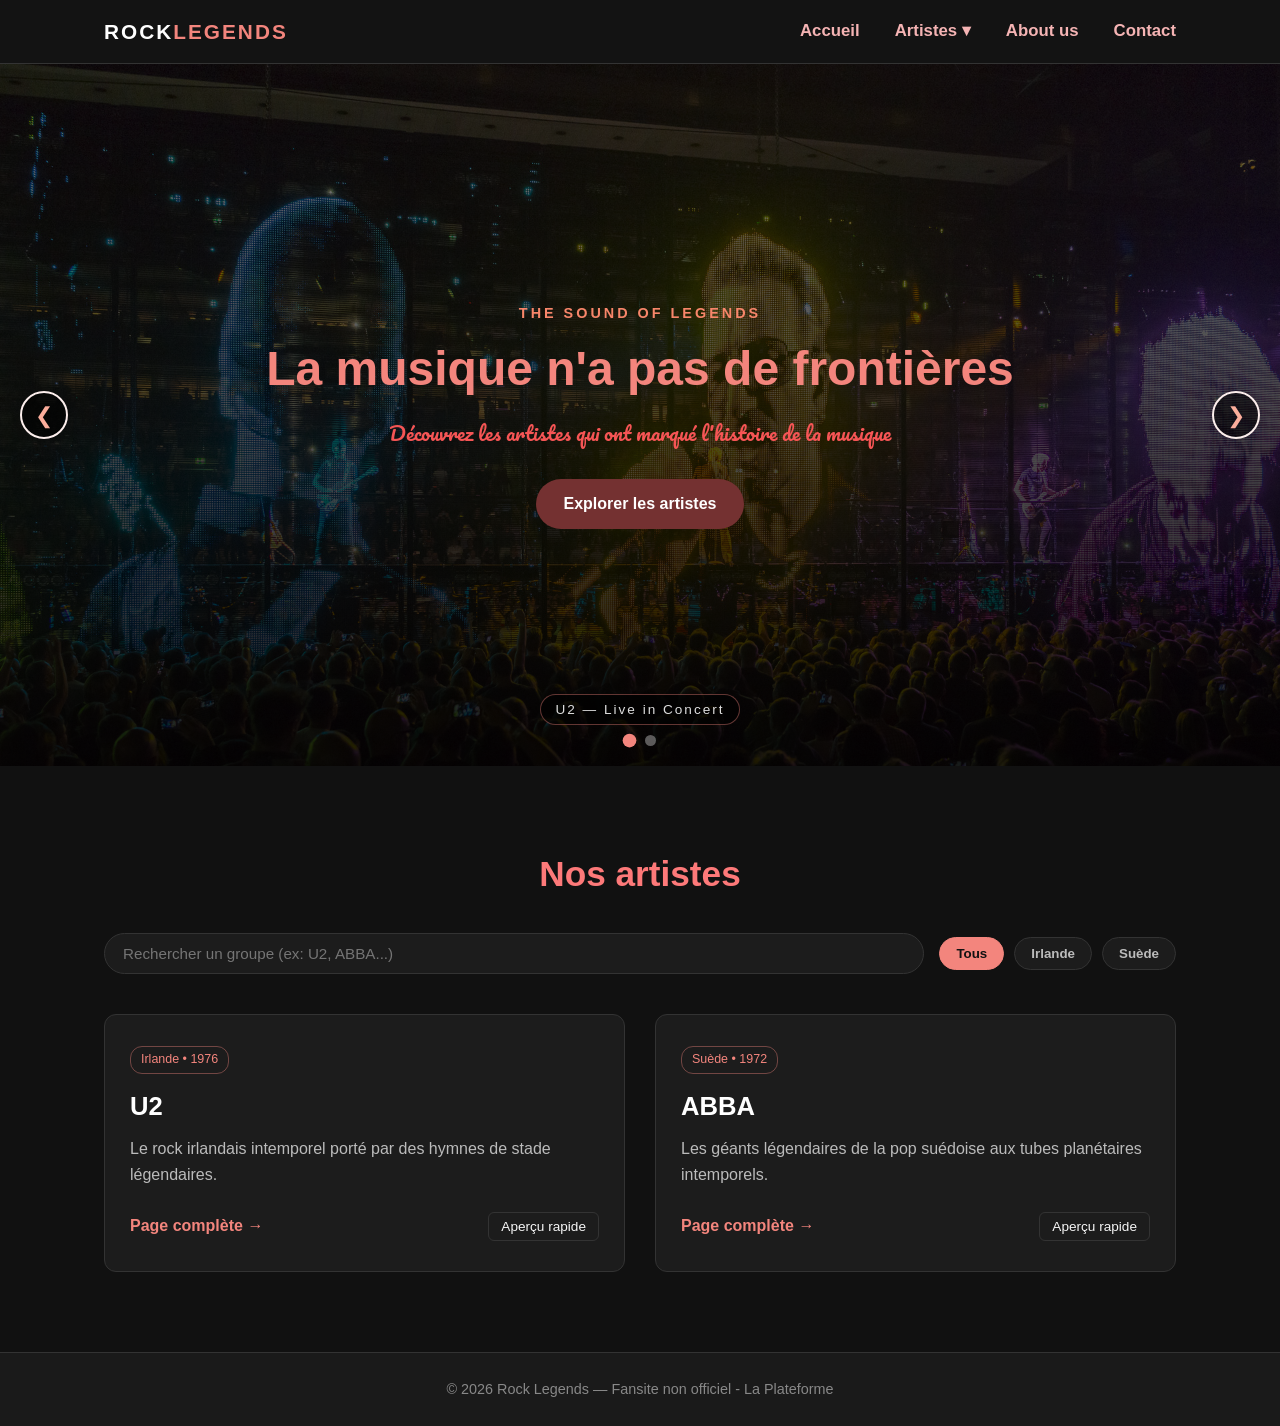
<file: index.html>
<!DOCTYPE html>
<html lang="fr">

<head>
    <meta charset="UTF-8">
    <meta name="viewport" content="width=device-width, initial-scale=1.0">
    <title>Rock Legends — Fansite V2</title>
    <link rel="preconnect" href="https://fonts.googleapis.com">
    <link rel="preconnect" href="https://fonts.gstatic.com" crossorigin>
    <link href="https://fonts.googleapis.com/css2?family=Pacifico&display=swap" rel="stylesheet">
    <link rel="stylesheet" href="style.css">
</head>

<body id="top">
    <header class="header">
        <nav class="nav">
            <a href="#top" class="logo">ROCK<span>LEGENDS</span></a>

            <button class="burger" id="btn-burger" aria-label="Ouvrir le menu" aria-expanded="false">
                ☰
            </button>

            <div class="nav-links" id="nav-links">
                <div class="menu-item">
                    <a href="index.html">Accueil</a>
                </div>

                <div class="menu-item">
                    <a href="artistes.html">Artistes ▾</a>
                    <div class="sous-menu">
                        <a href="u2.html">U2 (Irlande)</a>
                        <a href="../Fansite/fansiteabba/index.html">A<span class="b-inverse">B</span>BA (Suède)</a>
                    </div>
                </div>

                <a href="about-us.html">About us</a>
                <a href="contact.html">Contact</a>
            </div>
        </nav>
    </header>

    <main>
        <!-- 1ère section : Bannière Carrousel Moderne -->
        <section class="hero" id="hero">
            <div class="banniere">
                <img src="images/u2.jpg" alt="U2" data-legende="U2 — Live in Concert">
                <img src="images/carrousel.jpg" alt="ABBA" data-legende="ABBA — Voyage">
            </div>

            <button id="btn-prev" class="fleche gauche" aria-label="Photo précédente">❮</button>

            <div class="hero-contenu">
                <p class="surtitre">THE SOUND OF LEGENDS</p>
                <h1>La musique n'a pas de frontières</h1>
                <p class="sous-titre-script">Découvrez les artistes qui ont marqué l'histoire de la musique</p>
                <a href="#section-artistes" class="btn-principal">Explorer les artistes</a>
            </div>

            <button id="btn-next" class="fleche droite" aria-label="Photo suivante">❯</button>

            <!-- Barre inférieure du carrousel : légende dynamique + points de navigation -->
            <div class="hero-footer">
                <span id="legende-slide" class="legende-slide">U2 — Live in Concert</span>
                <div class="dots" id="carousel-dots"></div>
            </div>
        </section>

        <!-- 2ème section : Artistes avec Recherche, Filtres et Modale -->
        <section id="section-artistes" class="artistes">
            <h2>Nos artistes</h2>

            <!-- Outils de filtrage et recherche -->
            <div class="barre-outils">
                <input type="search" id="recherche-artiste" placeholder="Rechercher un groupe (ex: U2, ABBA...)" aria-label="Rechercher un artiste">

                <div class="filtres" id="filtres-artistes">
                    <button class="btn-filtre actif" data-filtre="tous">Tous</button>
                    <button class="btn-filtre" data-filtre="irlande">Irlande</button>
                    <button class="btn-filtre" data-filtre="suede">Suède</button>
                </div>
            </div>

            <div class="grille-artistes" id="grille-artistes">
                <article class="carte-artiste" data-categorie="irlande" data-nom="u2">
                    <div class="carte-header">
                        <span class="badge">Irlande • 1976</span>
                    </div>
                    <h3>U2</h3>
                    <p>Le rock irlandais intemporel porté par des hymnes de stade légendaires.</p>
                    <div class="carte-actions">
                        <a href="u2.html" class="lien-page">Page complète →</a>
                        <button class="btn-apercu"
                            data-titre="U2"
                            data-infos="Formation : 1976 à Dublin • Albums cultes : The Joshua Tree, Achtung Baby • Titres phares : With or Without You, Sunday Bloody Sunday."
                            data-lien="u2.html">Aperçu rapide</button>
                    </div>
                </article>

                <article class="carte-artiste" data-categorie="suede" data-nom="abba">
                    <div class="carte-header">
                        <span class="badge">Suède • 1972</span>
                    </div>
                    <h3>A<span class="b-inverse">B</span>BA</h3>
                    <p>Les géants légendaires de la pop suédoise aux tubes planétaires intemporels.</p>
                    <div class="carte-actions">
                        <a href="../Fansite/fansiteabba/index.html" class="lien-page">Page complète →</a>
                        <button class="btn-apercu"
                            data-titre="ABBA"
                            data-infos="Formation : 1972 à Stockholm • Albums cultes : Arrival, Voulez-Vous, Super Trouper • Titres phares : Dancing Queen, Mamma Mia, The Winner Takes It All."
                            data-lien="abba.html">Aperçu rapide</button>
                    </div>
                </article>
            </div>

            <p id="message-vide" class="message-vide" hidden>Aucun artiste ne correspond à ta recherche.</p>
        </section>
    </main>

    <!-- Modale d'aperçu rapide -->
    <div class="modale" id="modale-artiste" aria-hidden="true">
        <div class="modale-contenu">
            <button class="modale-fermer" id="btn-fermer-modale" aria-label="Fermer">✕</button>
            <h3 id="modale-titre">Titre du groupe</h3>
            <p id="modale-texte">Informations...</p>
            <a href="#" id="modale-lien" class="btn-principal">Découvrir la fiche complète</a>
        </div>
    </div>

    <!-- Bouton retour en haut -->
    <a href="#top" id="btn-top" class="btn-top" aria-label="Retour en haut">↑</a>

    <footer>
        <p>© 2026 Rock Legends — Fansite non officiel - La Plateforme</p>
    </footer>

    <script src="script.js"></script>
</body>

</html>
</file>
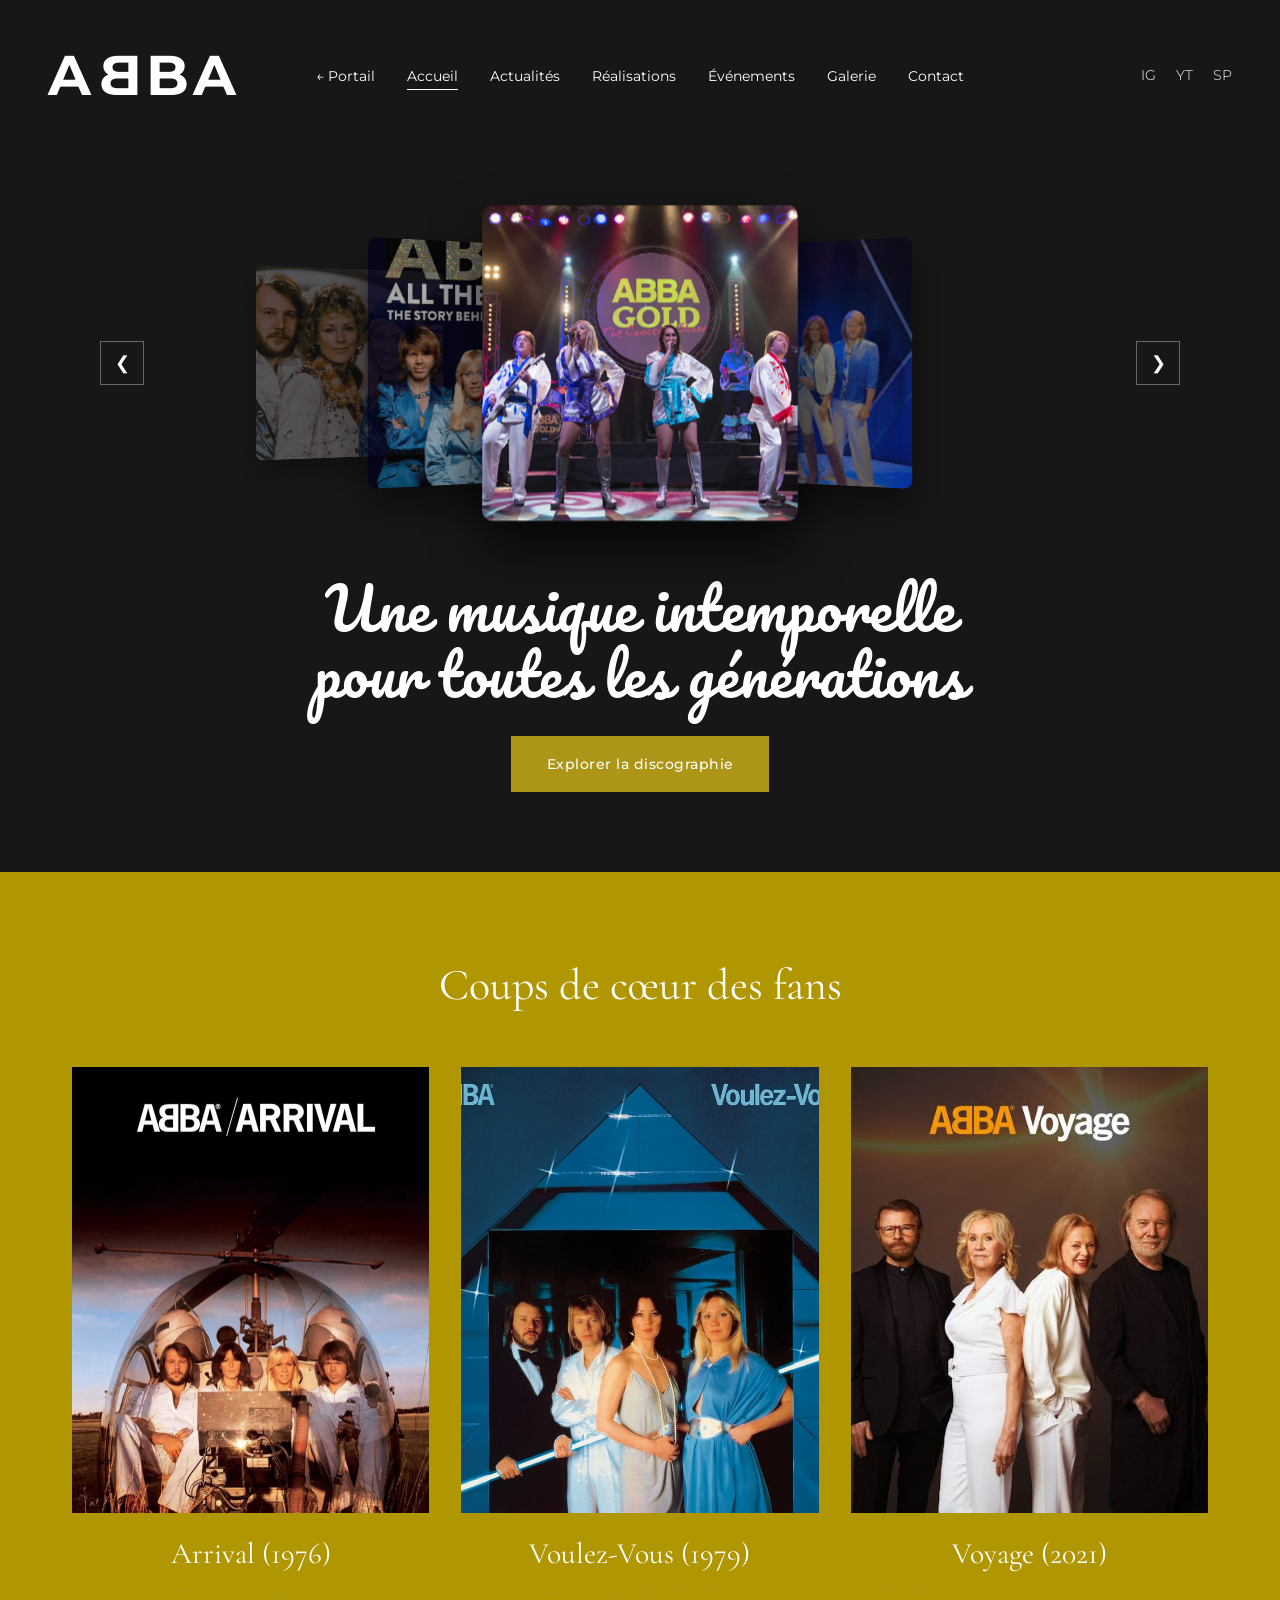
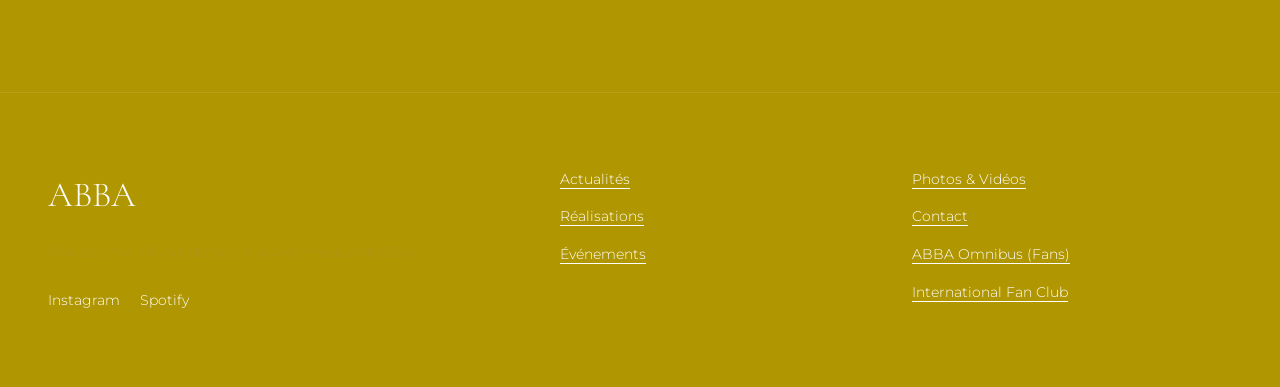
<file: fansiteabba/index.html>
<!DOCTYPE html>
<html lang="fr">

<head>
    <meta charset="UTF-8">
    <meta name="viewport" content="width=device-width, initial-scale=1.0">
    <link rel="stylesheet" href="css/style.css">
    <script src="js/main.js" defer></script>
    <link rel="preconnect" href="https://fonts.googleapis.com">
    <link rel="preconnect" href="https://fonts.gstatic.com" crossorigin>
    <link href="https://fonts.googleapis.com/css2?family=Pacifico&display=swap" rel="stylesheet">
    <title>ABBA — Univers & Discographie</title>
</head>

<body>
    <header>
        <nav>
            <div class="logo">
                <a href="index.html">A<span class="b-inverse">B</span>BA</a>
            </div>
            <div class="menu-principal">
                <ul>
                    <li><a href="index.html" aria-current="page">Accueil</a></li>
                    <li><a href="pages/actualites.html">Actualités</a></li>
                    <li><a href="pages/realisations.html">Réalisations</a></li>
                    <li><a href="pages/evenements.html">Événements</a></li>
                    <li><a href="pages/galerie.html">Galerie</a></li>
                    <li><a href="pages/contact.html">Contact</a></li>
                </ul>
            </div>
            <div class="header-socials">
                <a href="https://www.instagram.com/abba/" target="_blank" rel="noopener noreferrer"
                    aria-label="Instagram">IG</a>
                <a href="https://www.youtube.com/channel/UCY2e-tJGJdhAOvX62-5zU8A" target="_blank"
                    rel="noopener noreferrer" aria-label="YouTube">YT</a>
                <a href="https://open.spotify.com/artist/0LcJLqbBmaGUft1e9Mm8HV" target="_blank"
                    rel="noopener noreferrer" aria-label="Spotify">SP</a>
            </div>
        </nav>
    </header>

    <main>
        <!-- HERO AVEC CARROUSEL 3D COVERFLOW -->
        <section class="hero-section">
            <div class="coverflow-container">
                <button class="cf-btn cf-prev" aria-label="Image précédente">&#10094;</button>

                <div class="coverflow-stage" id="coverflow-stage">
                    <div class="cf-card">
                        <img src="assets/images/hero.jpeg" alt="ABBA Eurovision 1974">
                    </div>
                    <div class="cf-card">
                        <img src="assets/images/carrousel.jpg" alt="Album Arrival 1976">
                    </div>
                    <div class="cf-card">
                        <img src="assets/images/concert.jpg" alt="ABBA en concert">
                    </div>
                    <div class="cf-card">
                        <img src="assets/images/stockholm.jpeg" alt="Studios Polar Stockholm">
                    </div>
                </div>

                <button class="cf-btn cf-next" aria-label="Image suivante">&#10095;</button>
            </div>

            <div class="hero-overlay-text">
                <h1>Une musique intemporelle<br>pour toutes les générations</h1>
                <a href="pages/realisations.html" class="btn-grey">Explorer la discographie</a>
            </div>
        </section>

        <!-- SECTION ANTHRACITE : COUPS DE CŒUR -->
        <section class="section-charcoal">
            <div class="container">
                <h2 class="section-title-center">Coups de cœur des fans</h2>
                <div class="grid-3">
                    <article class="editorial-card">
                        <a href="pages/realisations.html">
                            <img src="assets/images/arrival.jpg" alt="Album Arrival">
                            <h3>Arrival (1976)</h3>
                            <p>Dancing Queen &bull; Knowing Me, Knowing You</p>
                        </a>
                    </article>

                    <article class="editorial-card">
                        <a href="pages/realisations.html">
                            <img src="assets/images/VOULEZVOUS.jpg" alt="Album Voulez-Vous">
                            <h3>Voulez-Vous (1979)</h3>
                            <p>Gimme! Gimme! Gimme! &bull; Chiquitita</p>
                        </a>
                    </article>

                    <article class="editorial-card">
                        <a href="pages/realisations.html">
                            <img src="assets/images/images.jpeg" alt="Album Voyage">
                            <h3>Voyage (2021)</h3>
                            <p>I Still Have Faith in You &bull; Don't Shut Me Down</p>
                        </a>
                    </article>
                </div>
            </div>
        </section>

        <footer>
            <div class="footer-grid">
                <div class="footer-brand">
                    <span class="logo-footer">ABBA</span>
                    <p>Fan-site non officiel dédié à l'univers musical d'ABBA.</p>
                    <div class="footer-socials">
                        <a href="https://www.instagram.com/abba/" target="_blank"
                            rel="noopener noreferrer">Instagram</a>
                        <a href="https://open.spotify.com/artist/0LcJLqbBmaGUft1e9Mm8HV" target="_blank"
                            rel="noopener noreferrer">Spotify</a>
                    </div>
                </div>

                <div class="footer-col">
                    <ul>
                        <li><a href="pages/actualites.html">Actualités</a></li>
                        <li><a href="pages/realisations.html">Réalisations</a></li>
                        <li><a href="pages/evenements.html">Événements</a></li>
                    </ul>
                </div>

                <div class="footer-col">
                    <ul>
                        <li><a href="pages/galerie.html">Photos & Vidéos</a></li>
                        <li><a href="pages/contact.html">Contact</a></li>
                        <li><a href="https://www.abbaomnibus.com/" target="_blank" rel="noopener noreferrer">ABBA
                                Omnibus (Fans)</a></li>
                        <li><a href="https://www.abbafanclub.nl/" target="_blank"
                                rel="noopener noreferrer">International Fan Club</a></li>
                    </ul>
                </div>
            </div>
        </footer>
</body>

</html>
</file>
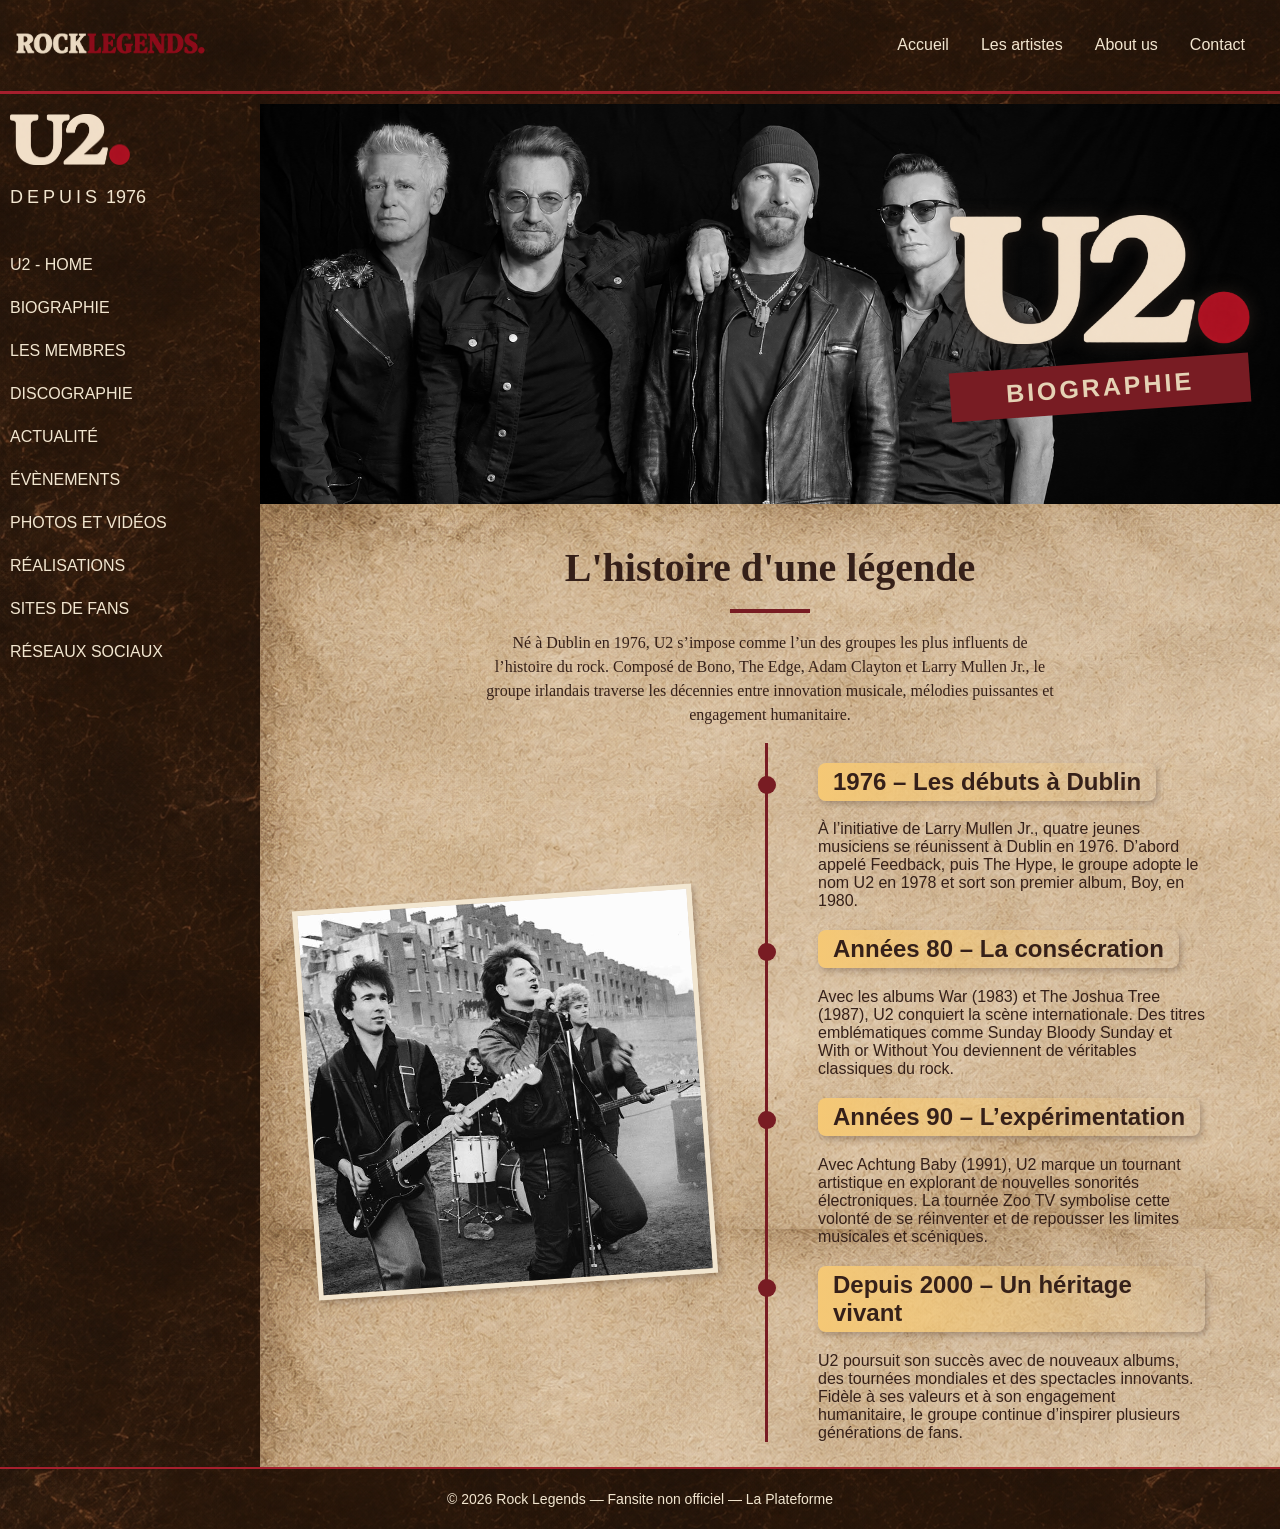
<file: fansite1/biographie.html>
<!DOCTYPE html>
<html lang="fr">

<head>
    <meta charset="UTF-8">
    <meta name="viewport" content="width=device-width, initial-scale=1.0">
    <title>U2 - Biographie</title>
    <link rel="stylesheet" href="fansite1.css">
</head>





<body>

    <header> <!--EN-TETE-->

        <a href="../accueil/index.html"> <!--Permet d'accéder au menu principal en cliquant sur le logo RockLegends-->
            <img class=logoRock src="images/logo RockLegends.png" alt="logo RockLegends"> <!--Image RockLegends-->
        </a>

        <nav> <!--Lien de navigation-->
            <a href="../fansite1/fansite1.html">Accueil</a>
            <a href="">Les artistes</a>
            <a href="">About us</a>
            <a href="">Contact</a>
        </nav>

    </header>


    <!--Bloc qui contient le menu latéral et le contenu principal pour les disposer côte à côte et les aligner en haut-->
    <div class="conteneur">

        <aside> <!--Contenu secondaire : menu de navigation à gauche-->

            <div>
                <a href="../fansite1/fansite1.html">
                    <img class="logoU2" src="images/logoU2.png" alt="logo U2">
                </a>
                <p><span class="depuis">DEPUIS</span> 1976</p>
            </div>

            <nav><!--Liens de navigation-->
                <a href="../fansite1/fansite1.html">U2 - Home</a>
                <a href="Biographie.html">Biographie</a>
                <a href="Membres.html">Les membres</a>
                <a href="Discographie.html">Discographie</a>
                <a href="Actualité.html">Actualité</a>
                <a href="Evenements.html">Évènements</a>
                <a href="">Photos et vidéos</a>
                <a href="">Réalisations</a>
                <a href="">Sites de fans</a>
                <a href="">Réseaux sociaux</a>
            </nav>

        </aside>

        <!--Contenu principal-->
        <main>

            <!--Regroupe la présentation visuelle et la biographie du groupe U2-->
            <section>

                <!--Bloc de présentation contenant image du groupe et logo U2-->
                <article class="article1_biographie">

                    <figure id="figure_U2_studio"><img class="U2_studio" src="images/U2 studio.png" alt="U2 studio"></figure>

                    <div>
                        <img class="logoU2" src="images/logoU2.png" alt="logo U2">
                        <p>Biographie</p>
                    </div>

                </article>

                <!--Bloc contenant les dates importantes de la vie du groupe U2-->
                <article class="article2_biographie">
                    <div class="introducing"> <!--Présentation rapide du groupe U2-->
                        <h1>L'histoire d'une légende</h1>
                        <hr>
                        <p>Né à Dublin en 1976, U2 s’impose comme l’un des groupes les plus influents de l’histoire du
                            rock.
                            Composé de Bono, The Edge, Adam Clayton et Larry Mullen Jr., le groupe irlandais traverse
                            les
                            décennies entre innovation musicale, mélodies puissantes et engagement humanitaire.</p>
                    </div>

                    <!--Bloc contenant l'image du concert de U2 à gauche et la biographie à droite de l'écran-->
                    <div class="frise">

                        <img id="U2_1980" src="images/young concert.jfif" alt="Concert U2 années 1980">

                        <div class="dates"><!--Dates importantes-->

                            <div class="1976">
                                <h2>1976 – Les débuts à Dublin</h2>
                                <p>À l’initiative de Larry Mullen Jr., quatre jeunes musiciens se réunissent à Dublin en
                                    1976.
                                    D’abord appelé Feedback, puis The Hype, le groupe adopte le nom U2 en 1978 et sort
                                    son
                                    premier
                                    album, Boy, en 1980.</p>
                            </div>

                            <div class="years80">
                                <h2>Années 80 – La consécration</h2>
                                <p>Avec les albums War (1983) et The Joshua Tree (1987), U2 conquiert la scène
                                    internationale.
                                    Des
                                    titres emblématiques comme Sunday Bloody Sunday et With or Without You deviennent de
                                    véritables
                                    classiques du rock.</p>
                            </div>

                            <div class="years90">
                                <h2>Années 90 – L’expérimentation</h2>
                                <p>Avec Achtung Baby (1991), U2 marque un tournant artistique en explorant de nouvelles
                                    sonorités
                                    électroniques. La tournée Zoo TV symbolise cette volonté de se réinventer et de
                                    repousser
                                    les
                                    limites musicales et scéniques.</p>
                            </div>

                            <div class="years2000">
                                <h2>Depuis 2000 – Un héritage vivant</h2>
                                <p>U2 poursuit son succès avec de nouveaux albums, des tournées mondiales et des
                                    spectacles
                                    innovants. Fidèle à ses valeurs et à son engagement humanitaire, le groupe continue
                                    d’inspirer
                                    plusieurs générations de fans.</p>
                            </div>
                        </div>

                    </div>
                </article>
            </section>
        </main>
    </div>


    <footer><!--Pied de page-->
        <p>© 2026 Rock Legends — Fansite non officiel — La Plateforme</p>
    </footer>
</body>

</html>
</file>
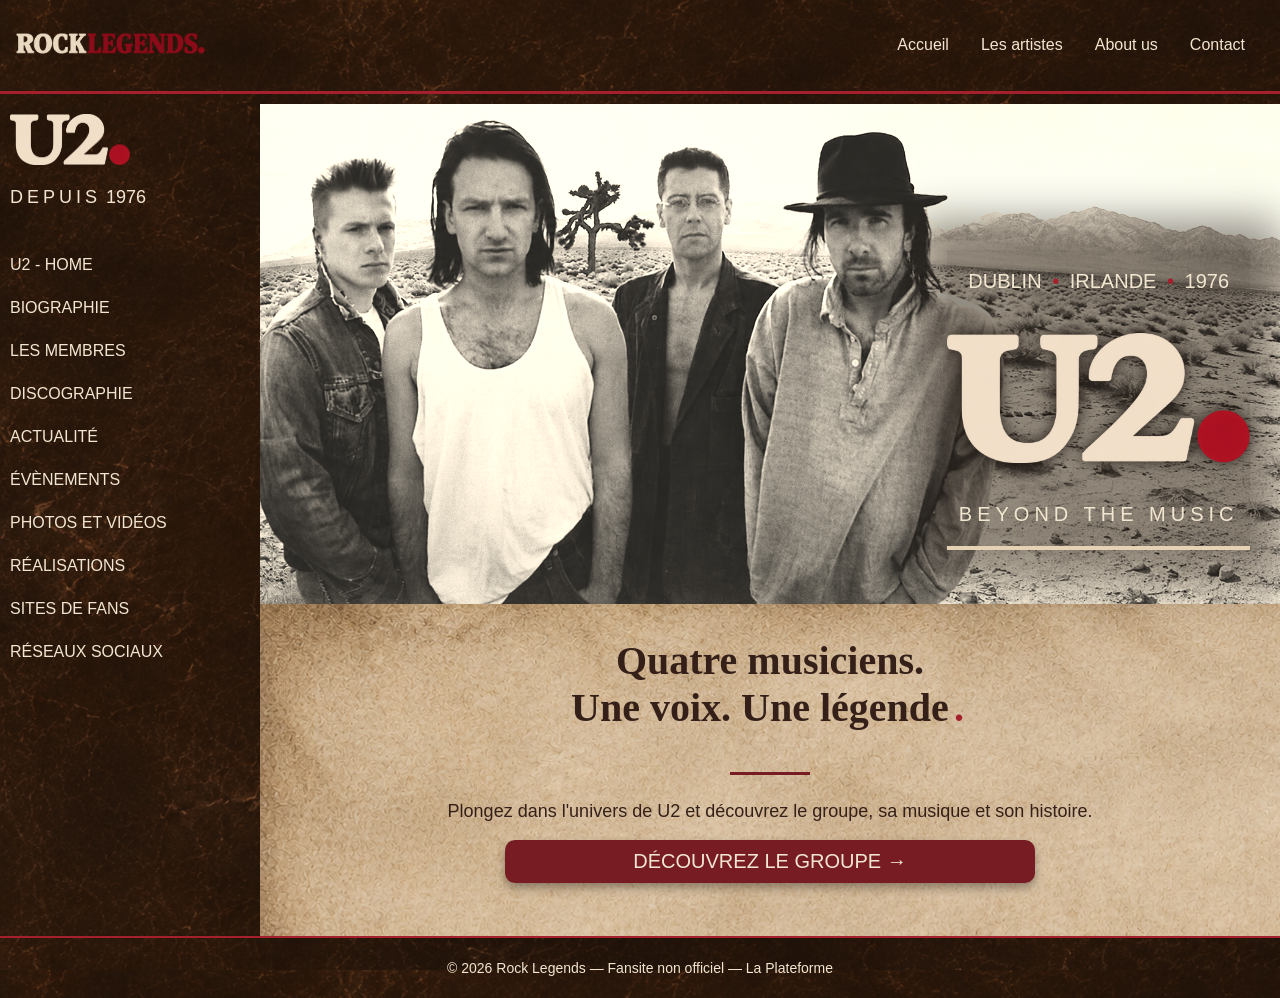
<file: fansite1/fansite1.html>
<!DOCTYPE html>
<html lang="fr">

<head>
    <meta charset="UTF-8">
    <meta name="viewport" content="width=device-width, initial-scale=1.0">
    <title>U2 - RockLegends</title>
    <link rel="stylesheet" href="fansite1.css">
</head>




<body>

    <header> <!--EN-TETE-->

        <a href="../accueil/index.html"> <!--Permet d'accéder au menu principal en cliquant sur le logo RockLegends-->
            <img class=logoRock src="images/logo RockLegends.png" alt="logo RockLegends"> <!--Image RockLegends-->
        </a>

        <nav> <!--Lien de navigation-->
            <a href="../fansite1/fansite1.html">Accueil</a>
            <a href="">Les artistes</a>
            <a href="">About us</a>
            <a href="">Contact</a>
        </nav>

    </header>


    <div class="conteneur"> <!--Bloc qui contient le menu latéral et le contenu principal-->

        <aside> <!--Contenu secondaire : menu de navigation à gauche-->

            <div>
                <a href="../fansite1/fansite1.html">
                    <img class="logoU2" src="images/logoU2.png" alt="logo U2">
                </a>
                <p><span class="depuis">DEPUIS</span> 1976</p>
            </div>

            <nav><!--Lien de navigation-->
                <a href="../fansite1/fansite1.html">U2 - Home</a>
                <a href="Biographie.html">Biographie</a>
                <a href="Membres.html">Les membres</a>
                <a href="Discographie.html">Discographie</a>
                <a href="Actualité.html">Actualité</a>
                <a href="Evenements.html">Évènements</a>
                <a href="">Photos et vidéos</a>
                <a href="">Réalisations</a>
                <a href="">Sites de fans</a>
                <a href="">Réseaux sociaux</a>
            </nav>

        </aside>


        <main> <!--Contenu principal-->

            <article class="article1_home">

                <figure id="figure_band"><!--Balise figure pour contenir l'image de groupe'-->
                    <img id="band" src="images/band.png" alt="Groupe U2">
                </figure>

                <div>
                    <p>DUBLIN <span class="point">•</span> IRLANDE <span class="point">•</span> 1976</p>
                    <img class=logoU2 src="images/logoU2.png" alt="logo U2"> <!--Image du logo U2-->
                    <p class="slogan">BEYOND THE MUSIC</p>
                </div>

                <div>
                    <h1><span class="quatre">Quatre musiciens.</span> <br> Une voix. Une légende<span
                            class="point">.</span></h1>
                    <hr>
                    <p>Plongez dans l'univers de U2 et découvrez le groupe, sa musique et son histoire.</p>
                    <a href="Biographie.html">Découvrez le groupe → </a><!--Renvoie à la bibliographie du groupe U2-->
                </div>

            </article>
        </main>
    </div>

    <footer><!--Pied de page-->
        <p>© 2026 Rock Legends — Fansite non officiel — La Plateforme</p>
    </footer>

</body>



</html>
</file>
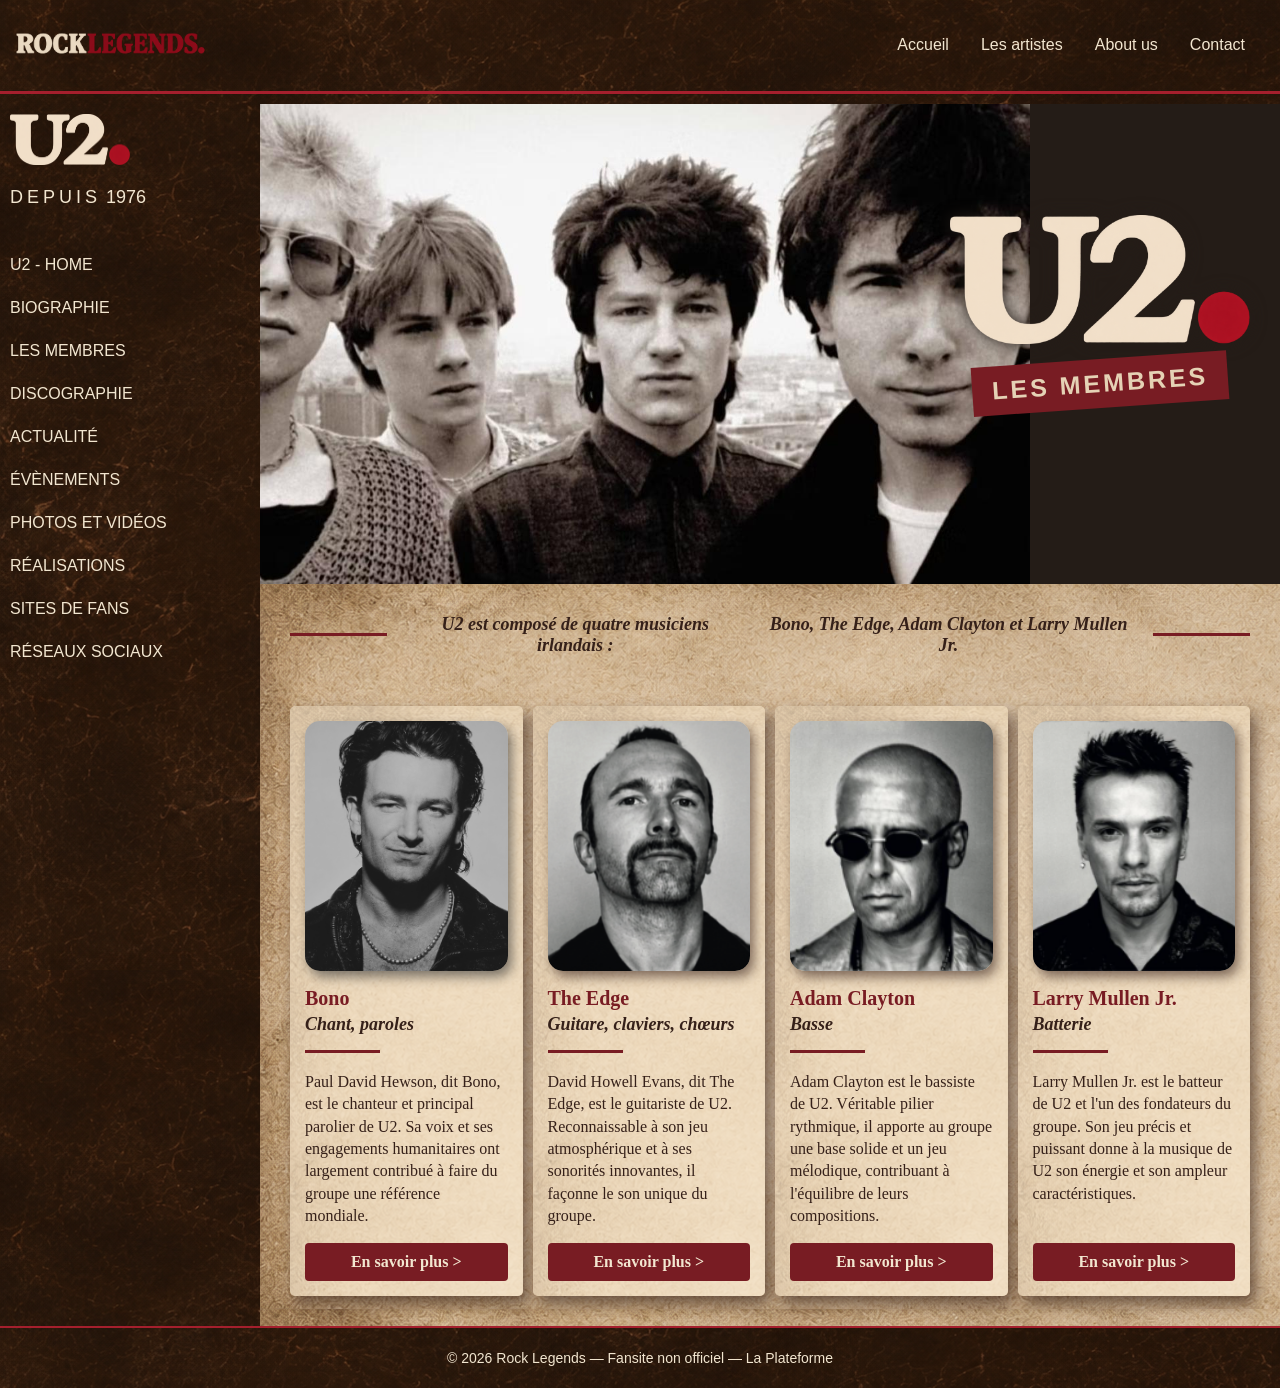
<file: fansite1/membres.html>
<!DOCTYPE html>
<html lang="fr">

<head>
    <meta charset="UTF-8">
    <meta name="viewport" content="width=device-width, initial-scale=1.0">
    <title>U2 - Les membres</title>
    <link rel="stylesheet" href="fansite1.css">
</head>





<body>

    <header> <!--EN-TETE-->

        <a href="../accueil/index.html"> <!--Permet d'accéder au menu principal en cliquant sur le logo RockLegends-->
            <img class=logoRock src="images/logo RockLegends.png" alt="logo RockLegends"> <!--Image RockLegends-->
        </a>

        <nav> <!--Lien de navigation-->
            <a href="../fansite1/fansite1.html">Accueil</a>
            <a href="">Les artistes</a>
            <a href="">About us</a>
            <a href="">Contact</a>
        </nav>

    </header>

    <!--Bloc qui contient le menu latéral et le contenu principal pour les disposer côte à côte et les aligner en haut-->
    <div class="conteneur">
        <aside> <!--Contenu secondaire : menu de navigation à gauche-->

            <div>
                <a href="../fansite1/fansite1.html">
                    <img class="logoU2" src="images/logoU2.png" alt="logo U2">
                </a>
                <p><span class="depuis">DEPUIS</span> 1976</p>
            </div>

            <nav><!--Liens de navigation-->
                <a href="../fansite1/fansite1.html">U2 - Home</a>
                <a href="Biographie.html">Biographie</a>
                <a href="Membres.html">Les membres</a>
                <a href="Discographie.html">Discographie</a>
                <a href="Actualité.html">Actualité</a>
                <a href="Evenements.html">Évènements</a>
                <a href="">Photos et vidéos</a>
                <a href="">Réalisations</a>
                <a href="">Sites de fans</a>
                <a href="">Réseaux sociaux</a>
            </nav>

        </aside>


        <!--Contenu principal-->
        <main>

            <!--Regroupe les 2 articles consacrés à la présentation des membres de U2-->
            <section>

                <!--1er article-->
                <article class="article1_membres">

                    <figure><img id="members" src="images/U2 membres.png" alt="U2 membres"></figure>

                    <div>
                        <img class="logoU2" src="images/logoU2.png" alt="logo U2">
                        <h1>Les membres</h1>
                    </div>

                </article>

                <!--2e article-->
                <article class="article2_membres">
                    <p>U2 est composé de quatre musiciens irlandais : <span id="name_members">Bono, The Edge, Adam
                            Clayton et Larry Mullen Jr.</span></p>

                    <!--Mise en place d'une grid pour disposer les 4 cartes des membres-->
                    <div class="parent">

                        <!--Carte présentant Bono-->
                        <div class="Bono">
                            <img src="images/bono.png" alt="Bono">
                            <h2>Bono</h2>
                            <p class="quality">Chant, paroles</p>
                            <p class="introduce">Paul David Hewson, dit Bono, est le chanteur et principal parolier de
                                U2. Sa voix et ses
                                engagements humanitaires ont largement contribué à faire du groupe une référence
                                mondiale.
                            </p>
                            <a class="button" href="https://fr.wikipedia.org/wiki/Bono">En savoir plus ></a>
                        </div>

                        <!--Carte présentant The Edge-->
                        <div class="TheEdge">
                            <img src="images/the edge.png" alt="The Edge">
                            <h2>The Edge</h2>
                            <p class="quality">Guitare, claviers, chœurs</p>
                            <p class="introduce">David Howell Evans, dit The Edge, est le guitariste de U2.
                                Reconnaissable à son jeu
                                atmosphérique
                                et à ses sonorités innovantes, il façonne le son unique du groupe.</p>
                            <a class="button" href="https://fr.wikipedia.org/wiki/The_Edge">En savoir plus ></a>
                        </div>

                        <!--Carte présentant Adam Clayton-->
                        <div class="Adam">
                            <img src="images/adam.png" alt="Adam Clayton">
                            <h2>Adam Clayton</h2>
                            <p class="quality">Basse</p>
                            <p class="introduce">Adam Clayton est le bassiste de U2. Véritable pilier rythmique, il
                                apporte au groupe une
                                base
                                solide et un jeu mélodique, contribuant à l'équilibre de leurs compositions.</p>
                            <a class="button" href="https://fr.wikipedia.org/wiki/Adam_Clayton">En savoir plus ></a>
                        </div>

                        <!--Carte présentant Larry Mullen Jr.-->
                        <div class="Larry">
                            <img src="images/larry.png" alt="Larry Mullen Jr.">
                            <h2>Larry Mullen Jr.</h2>
                            <p class="quality">Batterie</p>
                            <p class="introduce">Larry Mullen Jr. est le batteur de U2 et l'un des fondateurs du groupe.
                                Son jeu précis et
                                puissant donne à la musique de U2 son énergie et son ampleur caractéristiques.</p>
                            <a class="button" href="https://fr.wikipedia.org/wiki/Larry_Mullen_Junior">En savoir plus
                                ></a>
                        </div>

                    </div>
                </article>
            </section>
        </main>
    </div>

    <footer><!--Pied de page-->
        <p>© 2026 Rock Legends — Fansite non officiel — La Plateforme</p>
    </footer>

</body>

</html>
</file>
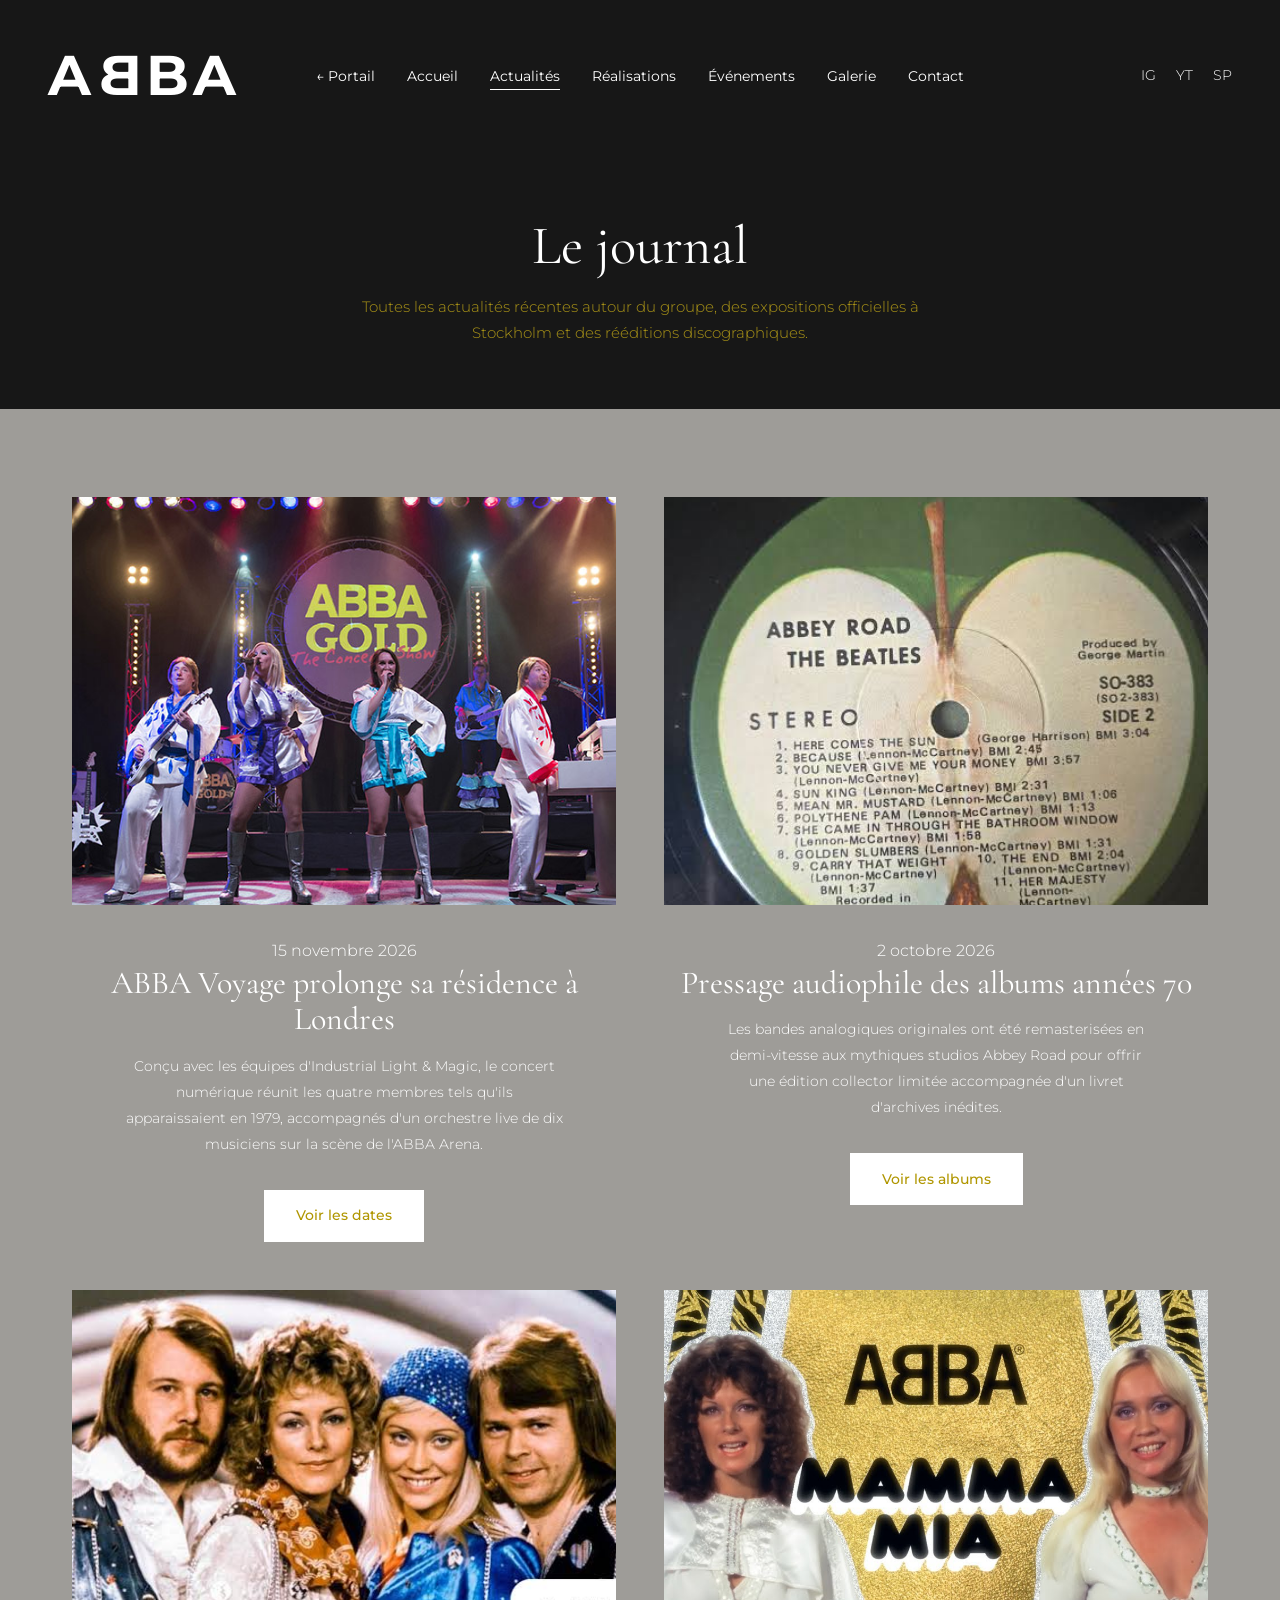
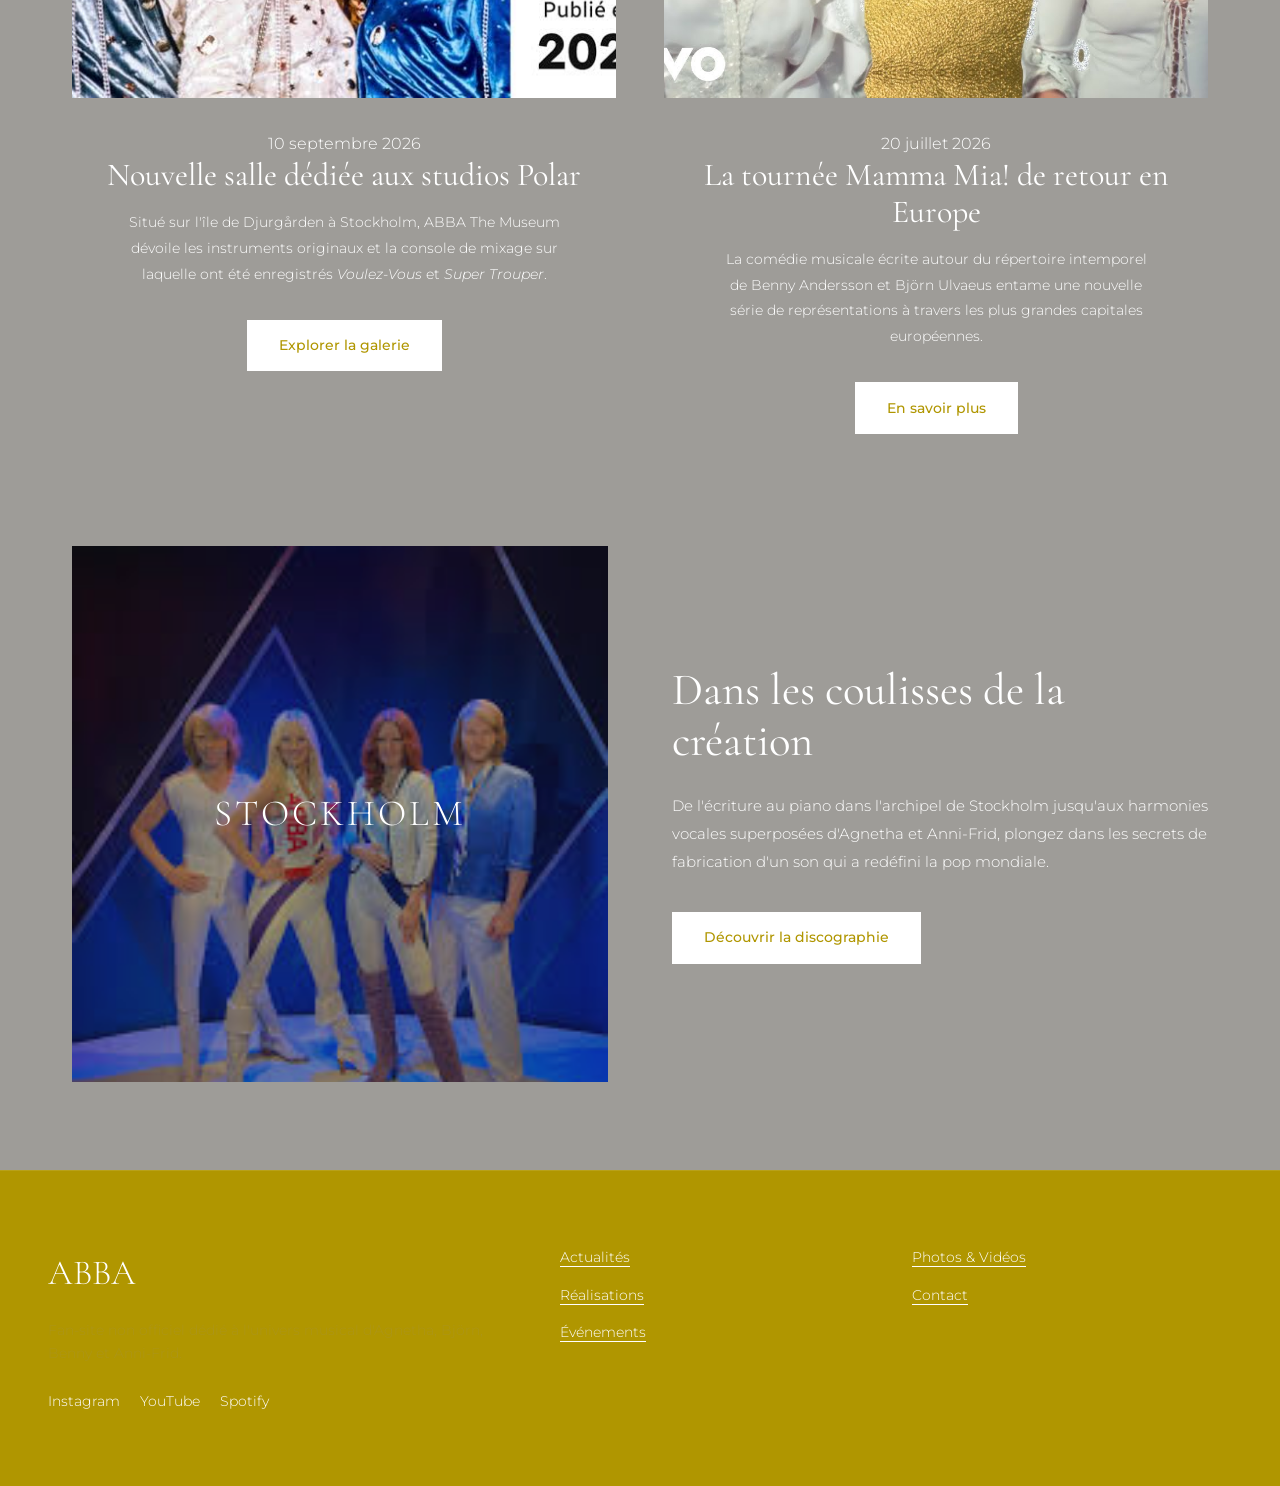
<file: fansiteabba/pages/actualites.html>
<!DOCTYPE html>
<html lang="fr">

<head>
    <meta charset="UTF-8">
    <meta name="viewport" content="width=device-width, initial-scale=1.0">
    <link rel="preconnect" href="https://fonts.googleapis.com">
    <link rel="preconnect" href="https://fonts.gstatic.com" crossorigin>
    <link href="https://fonts.googleapis.com/css2?family=Pacifico&display=swap" rel="stylesheet">
    <link rel="stylesheet" href="../css/style.css">
    <script src="../js/main.js" defer></script>
    <title>AᗺBA — Le Journal & Actualités</title>
</head>

<body>
    <header>
        <nav>
            <div class="logo">
                <a href="../index.html">A<span class="b-inverse">B</span>BA</a>
            </div>
            <div class="menu-principal">
                <ul>
                    <li><a href="../index.html">Accueil</a></li>
                    <li><a href="actualites.html" aria-current="page">Actualités</a></li>
                    <li><a href="realisations.html">Réalisations</a></li>
                    <li><a href="evenements.html">Événements</a></li>
                    <li><a href="galerie.html">Galerie</a></li>
                    <li><a href="contact.html">Contact</a></li>
                </ul>
            </div>
            <div class="header-socials">
                <a href="https://www.instagram.com/abba/" target="_blank" rel="noopener noreferrer" aria-label="Instagram">IG</a>
                <a href="https://www.youtube.com/channel/UCY2e-tJGJdhAOvX62-5zU8A" target="_blank" rel="noopener noreferrer" aria-label="YouTube">YT</a>
                <a href="https://open.spotify.com/artist/0LcJLqbBmaGUft1e9Mm8HV" target="_blank" rel="noopener noreferrer" aria-label="Spotify">SP</a>
            </div>
        </nav>
    </header>

    <main>
        <section class="page-header-editorial">
            <h1>Le journal</h1>
            <p>Toutes les actualités récentes autour du groupe, des expositions officielles à Stockholm et des rééditions discographiques.</p>
        </section>

        <section class="section-stone">
            <div class="container">
                <div class="grid-2" style="margin-bottom: 5rem;">
                    <article class="journal-card">
                        <img src="../assets/images/concert.jpg" alt="ABBA Voyage à Londres">
                        <time datetime="2026-11-15">15 novembre 2026</time>
                        <h3>ABBA Voyage prolonge sa résidence à Londres</h3>
                        <p>Conçu avec les équipes d'Industrial Light &amp; Magic, le concert numérique réunit les quatre membres tels qu'ils apparaissaient en 1979, accompagnés d'un orchestre live de dix musiciens sur la scène de l'ABBA Arena.</p>
                        <a href="evenements.html" class="btn-white">Voir les dates</a>
                    </article>

                    <article class="journal-card">
                        <img src="../assets/images/pressage.jpeg" alt="Pressage vinyle Abbey Road">
                        <time datetime="2026-10-02">2 octobre 2026</time>
                        <h3>Pressage audiophile des albums années 70</h3>
                        <p>Les bandes analogiques originales ont été remasterisées en demi-vitesse aux mythiques studios Abbey Road pour offrir une édition collector limitée accompagnée d'un livret d'archives inédites.</p>
                        <a href="realisations.html" class="btn-white">Voir les albums</a>
                    </article>

                    <article class="journal-card">
                        <img src="../assets/images/hero.jpeg" alt="Studios Polar Stockholm">
                        <time datetime="2026-09-10">10 septembre 2026</time>
                        <h3>Nouvelle salle dédiée aux studios Polar</h3>
                        <p>Situé sur l'île de Djurgården à Stockholm, ABBA The Museum dévoile les instruments originaux et la console de mixage sur laquelle ont été enregistrés <em>Voulez-Vous</em> et <em>Super Trouper</em>.</p>
                        <a href="galerie.html" class="btn-white">Explorer la galerie</a>
                    </article>

                    <article class="journal-card">
                        <img src="../assets/images/mamamia.jpg" alt="Comédie musicale Mamma Mia">
                        <time datetime="2026-07-20">20 juillet 2026</time>
                        <h3>La tournée Mamma Mia! de retour en Europe</h3>
                        <p>La comédie musicale écrite autour du répertoire intemporel de Benny Andersson et Björn Ulvaeus entame une nouvelle série de représentations à travers les plus grandes capitales européennes.</p>
                        <a href="evenements.html" class="btn-white">En savoir plus</a>
                    </article>
                </div>

                <div class="split-feature">
                    <div class="split-media">
                        <img src="../assets/images/stockholm.jpeg" alt="ABBA The Museum Stockholm">
                        <div class="split-media-overlay">STOCKHOLM</div>
                    </div>
                    <div class="split-content">
                        <h2>Dans les coulisses de la création</h2>
                        <p>De l'écriture au piano dans l'archipel de Stockholm jusqu'aux harmonies vocales superposées d'Agnetha et Anni-Frid, plongez dans les secrets de fabrication d'un son qui a redéfini la pop mondiale.</p>
                        <a href="realisations.html" class="btn-white">Découvrir la discographie</a>
                    </div>
                </div>
            </div>
        </section>
    </main>

    <footer>
        <div class="footer-grid">
            <div class="footer-brand">
                <span class="logo-footer">ABBA</span>
                <p>Fan-site non officiel dédié à l'univers musical d'Agnetha, Björn, Benny et Anni-Frid.</p>
                <div class="footer-socials">
                    <a href="https://www.instagram.com/abba/" target="_blank" rel="noopener noreferrer">Instagram</a>
                    <a href="https://www.youtube.com/channel/UCY2e-tJGJdhAOvX62-5zU8A" target="_blank" rel="noopener noreferrer">YouTube</a>
                    <a href="https://open.spotify.com/artist/0LcJLqbBmaGUft1e9Mm8HV" target="_blank" rel="noopener noreferrer">Spotify</a>
                </div>
            </div>
            <div class="footer-col">
                <ul>
                    <li><a href="actualites.html">Actualités</a></li>
                    <li><a href="realisations.html">Réalisations</a></li>
                    <li><a href="evenements.html">Événements</a></li>
                </ul>
            </div>
            <div class="footer-col">
                <ul>
                    <li><a href="galerie.html">Photos &amp; Vidéos</a></li>
                    <li><a href="contact.html">Contact</a></li>
</file>
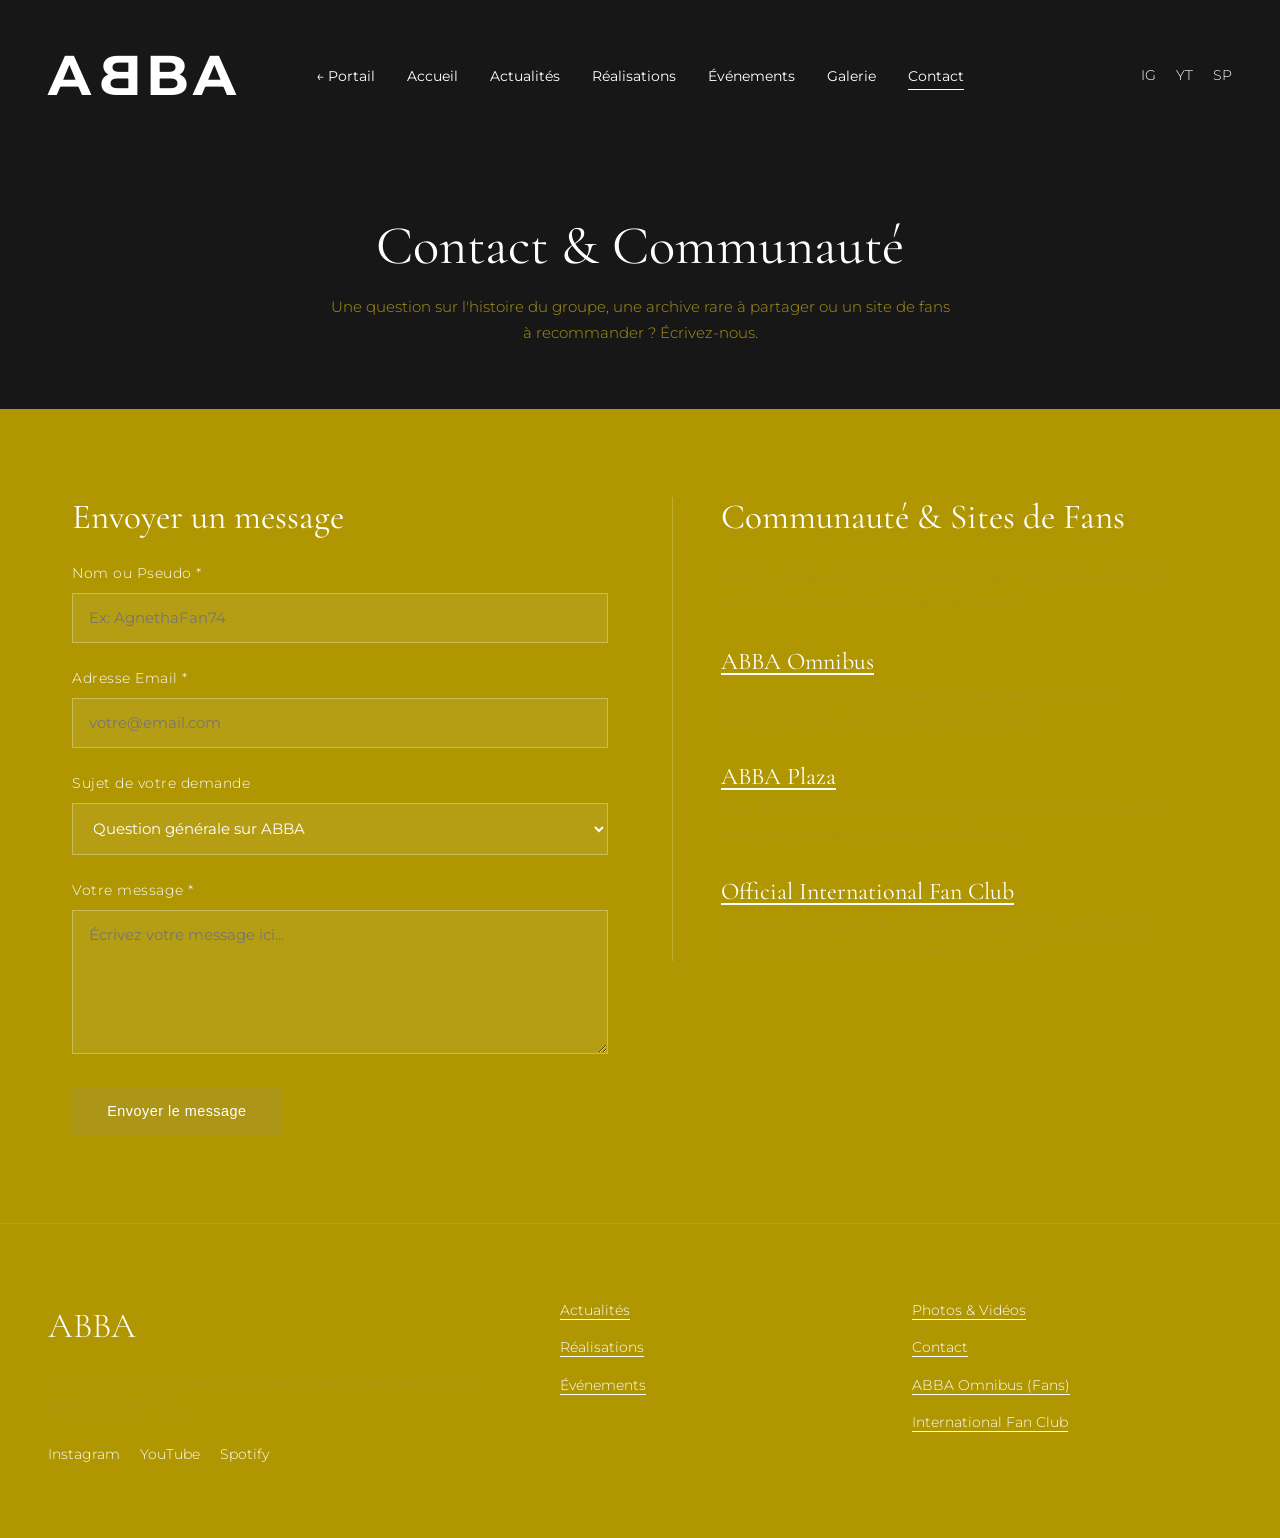
<file: fansiteabba/pages/contact.html>
<!DOCTYPE html>
<html lang="fr">

<head>
    <meta charset="UTF-8">
    <meta name="viewport" content="width=device-width, initial-scale=1.0">
    <link rel="preconnect" href="https://fonts.googleapis.com">
    <link rel="preconnect" href="https://fonts.gstatic.com" crossorigin>
    <link href="https://fonts.googleapis.com/css2?family=Pacifico&display=swap" rel="stylesheet">
    <link rel="stylesheet" href="../css/style.css">
    <script src="../js/main.js" defer></script>
    <title>AᗺBA — Contact & Communauté</title>
</head>

<body>
    <header>
        <nav>
            <div class="logo">
                <a href="../index.html">A<span class="b-inverse">B</span>BA</a>
            </div>
            <div class="menu-principal">
                <ul>
                    <li><a href="../index.html">Accueil</a></li>
                    <li><a href="actualites.html">Actualités</a></li>
                    <li><a href="realisations.html">Réalisations</a></li>
                    <li><a href="evenements.html">Événements</a></li>
                    <li><a href="galerie.html">Galerie</a></li>
                    <li><a href="contact.html" aria-current="page">Contact</a></li>
                </ul>
            </div>
            <div class="header-socials">
                <a href="https://www.instagram.com/abba/" target="_blank" rel="noopener noreferrer" aria-label="Instagram">IG</a>
                <a href="https://www.youtube.com/channel/UCY2e-tJGJdhAOvX62-5zU8A" target="_blank" rel="noopener noreferrer" aria-label="YouTube">YT</a>
                <a href="https://open.spotify.com/artist/0LcJLqbBmaGUft1e9Mm8HV" target="_blank" rel="noopener noreferrer" aria-label="Spotify">SP</a>
            </div>
        </nav>
    </header>

    <main>
        <section class="page-header-editorial">
            <h1>Contact &amp; Communauté</h1>
            <p>Une question sur l'histoire du groupe, une archive rare à partager ou un site de fans à recommander ? Écrivez-nous.</p>
        </section>

        <section class="section-charcoal">
            <div class="container">
                <div class="split-feature" style="align-items: start; padding-top: 0;">
                    <form class="form-editorial" style="width: 100%; margin: 0;" action="#" method="post">
                        <h2 style="font-size: 2.2rem; margin-bottom: 1.5rem;">Envoyer un message</h2>
                        <div class="form-group">
                            <label for="nom">Nom ou Pseudo *</label>
                            <input type="text" id="nom" name="nom" placeholder="Ex: AgnethaFan74" required>
                        </div>

                        <div class="form-group">
                            <label for="email">Adresse Email *</label>
                            <input type="email" id="email" name="email" placeholder="votre@email.com" required>
                        </div>

                        <div class="form-group">
                            <label for="sujet">Sujet de votre demande</label>
                            <select id="sujet" name="sujet">
                                <option value="question">Question générale sur ABBA</option>
                                <option value="fan-site">Proposer un site de fans partenaire</option>
                                <option value="archive">Partager une photo ou une anecdote</option>
                                <option value="autre">Autre demande</option>
                            </select>
                        </div>

                        <div class="form-group">
                            <label for="message">Votre message *</label>
                            <textarea id="message" name="message" rows="6" placeholder="Écrivez votre message ici..." required></textarea>
                        </div>

                        <button type="submit" class="btn-grey">Envoyer le message</button>
                    </form>

                    <aside style="border-left: 1px solid rgba(255, 255, 255, 0.2); padding-left: 3rem;">
                        <h2 style="font-size: 2.2rem; margin-bottom: 1.5rem;">Communauté &amp; Sites de Fans</h2>
                        <p style="color: var(--text-muted); margin-bottom: 2rem;">Retrouvez les principales ressources maintenues par les passionnés d'ABBA à travers le monde :</p>

                        <div style="margin-bottom: 2rem;">
                            <h3 style="font-size: 1.5rem; margin-bottom: 0.4rem;">
                                <a href="https://www.abbaomnibus.com/" target="_blank" rel="noopener noreferrer" style="text-decoration: underline; text-underline-offset: 4px;">ABBA Omnibus</a>
                            </h3>
                            <p style="font-size: 0.9rem; color: var(--text-muted); margin: 0;">Encyclopédie complète répertoriant toutes les chansons enregistrées, les démos et les sessions studio.</p>
                        </div>

                        <div style="margin-bottom: 2rem;">
                            <h3 style="font-size: 1.5rem; margin-bottom: 0.4rem;">
                                <a href="https://www.abbaplaza.com/" target="_blank" rel="noopener noreferrer" style="text-decoration: underline; text-underline-offset: 4px;">ABBA Plaza</a>
                            </h3>
                            <p style="font-size: 0.9rem; color: var(--text-muted); margin: 0;">Base de données visuelle dédiée aux pochettes internationales, coupures de presse et objets de collection.</p>
                        </div>

                        <div>
                            <h3 style="font-size: 1.5rem; margin-bottom: 0.4rem;">
                                <a href="https://www.abbafanclub.nl/" target="_blank" rel="noopener noreferrer" style="text-decoration: underline; text-underline-offset: 4px;">Official International Fan Club</a>
                            </h3>
                            <p style="font-size: 0.9rem; color: var(--text-muted); margin: 0;">Le club historique fondé aux Pays-Bas qui publie un magazine trimestriel et organise la convention annuelle.</p>
                        </div>
                    </aside>
                </div>
            </div>
        </section>
    </main>

    <footer>
        <div class="footer-grid">
            <div class="footer-brand">
                <span class="logo-footer">ABBA</span>
                <p>Fan-site non officiel dédié à l'univers musical d'Agnetha, Björn, Benny et Anni-Frid.</p>
                <div class="footer-socials">
                    <a href="https://www.instagram.com/abba/" target="_blank" rel="noopener noreferrer">Instagram</a>
                    <a href="https://www.youtube.com/channel/UCY2e-tJGJdhAOvX62-5zU8A" target="_blank" rel="noopener noreferrer">YouTube</a>
                    <a href="https://open.spotify.com/artist/0LcJLqbBmaGUft1e9Mm8HV" target="_blank" rel="noopener noreferrer">Spotify</a>
                </div>
            </div>
            <div class="footer-col">
                <ul>
                    <li><a href="actualites.html">Actualités</a></li>
                    <li><a href="realisations.html">Réalisations</a></li>
                    <li><a href="evenements.html">Événements</a></li>
                </ul>
            </div>
            <div class="footer-col">
                <ul>
                    <li><a href="galerie.html">Photos &amp; Vidéos</a></li>
                    <li><a href="contact.html">Contact</a></li>
                    <li><a href="https://www.abbaomnibus.com/" target="_blank" rel="noopener noreferrer">ABBA Omnibus (Fans)</a></li>
                    <li><a href="https://www.abbafanclub.nl/" target="_blank" rel="noopener noreferrer">International Fan Club</a></li>
                </ul>
            </div>
        </div>
    </footer>
</body>

</html>
</file>
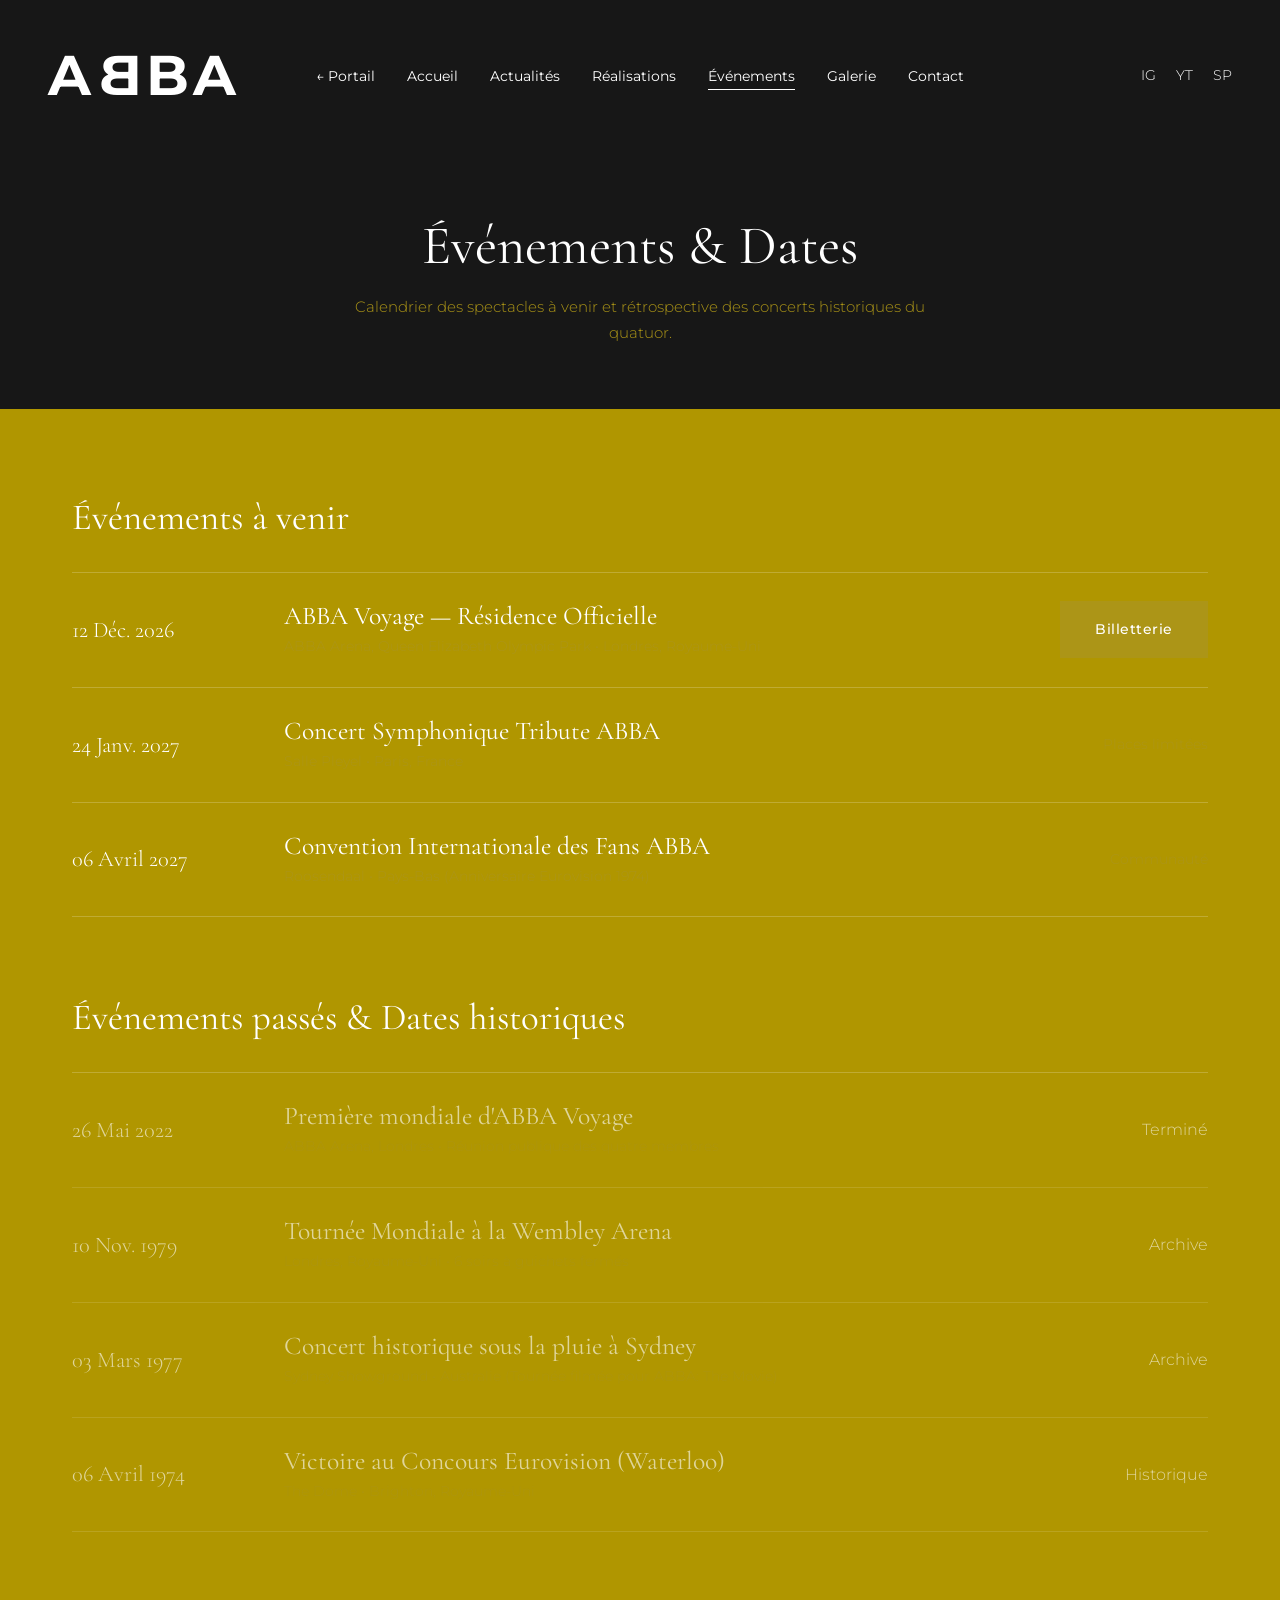
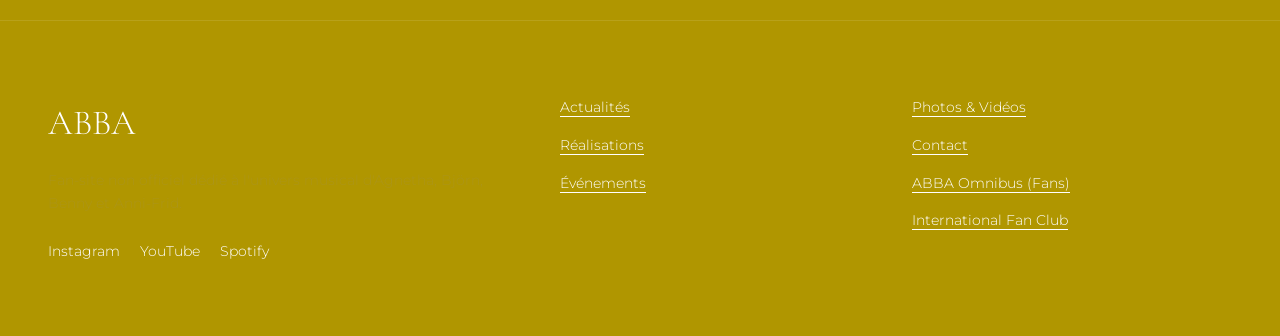
<file: fansiteabba/pages/evenements.html>
<!DOCTYPE html>
<html lang="fr">

<head>
    <meta charset="UTF-8">
    <meta name="viewport" content="width=device-width, initial-scale=1.0">
    <link rel="preconnect" href="https://fonts.googleapis.com">
    <link rel="preconnect" href="https://fonts.gstatic.com" crossorigin>
    <link href="https://fonts.googleapis.com/css2?family=Pacifico&display=swap" rel="stylesheet">
    <link rel="stylesheet" href="../css/style.css">
    <script src="../js/main.js" defer></script>
    <title>AᗺBA — Événements passés & à venir</title>
</head>

<body>
    <header>
        <nav>
            <div class="logo">
                <a href="../index.html">A<span class="b-inverse">B</span>BA</a>
            </div>
            <div class="menu-principal">
                <ul>
                    <li><a href="../index.html">Accueil</a></li>
                    <li><a href="actualites.html">Actualités</a></li>
                    <li><a href="realisations.html">Réalisations</a></li>
                    <li><a href="evenements.html" aria-current="page">Événements</a></li>
                    <li><a href="galerie.html">Galerie</a></li>
                    <li><a href="contact.html">Contact</a></li>
                </ul>
            </div>
            <div class="header-socials">
                <a href="https://www.instagram.com/abba/" target="_blank" rel="noopener noreferrer" aria-label="Instagram">IG</a>
                <a href="https://www.youtube.com/channel/UCY2e-tJGJdhAOvX62-5zU8A" target="_blank" rel="noopener noreferrer" aria-label="YouTube">YT</a>
                <a href="https://open.spotify.com/artist/0LcJLqbBmaGUft1e9Mm8HV" target="_blank" rel="noopener noreferrer" aria-label="Spotify">SP</a>
            </div>
        </nav>
    </header>

    <main>
        <section class="page-header-editorial">
            <h1>Événements &amp; Dates</h1>
            <p>Calendrier des spectacles à venir et rétrospective des concerts historiques du quatuor.</p>
        </section>

        <section class="section-charcoal">
            <div class="container">
                <h2 style="font-size: 2.3rem; margin-bottom: 2rem;">Événements à venir</h2>
                <div class="event-list" style="margin-bottom: 5rem;">
                    <article class="event-item">
                        <time class="event-date" datetime="2026-12-12">12 Déc. 2026</time>
                        <div class="event-details">
                            <h3>ABBA Voyage — Résidence Officielle</h3>
                            <p>ABBA Arena, Queen Elizabeth Olympic Park &bull; Londres, Royaume-Uni</p>
                        </div>
                        <a href="https://abbavoyage.com/" target="_blank" rel="noopener noreferrer" class="btn-grey">Billetterie</a>
                    </article>

                    <article class="event-item">
                        <time class="event-date" datetime="2027-01-24">24 Janv. 2027</time>
                        <div class="event-details">
                            <h3>Concert Symphonique Tribute ABBA</h3>
                            <p>Salle Pleyel &bull; Paris, France</p>
                        </div>
                        <span style="font-size: 0.85rem; color: var(--text-muted);">Places limitées</span>
                    </article>

                    <article class="event-item">
                        <time class="event-date" datetime="2027-04-06">06 Avril 2027</time>
                        <div class="event-details">
                            <h3>Convention Internationale des Fans ABBA</h3>
                            <p>Roosendaal &bull; Pays-Bas (Anniversaire Eurovision 1974)</p>
                        </div>
                        <span style="font-size: 0.85rem; color: var(--text-muted);">Communauté</span>
                    </article>
                </div>

                <h2 style="font-size: 2.3rem; margin-bottom: 2rem;">Événements passés &amp; Dates historiques</h2>
                <div class="event-list">
                    <article class="event-item passe">
                        <time class="event-date" datetime="2022-05-26">26 Mai 2022</time>
                        <div class="event-details">
                            <h3>Première mondiale d'ABBA Voyage</h3>
                            <p>ABBA Arena, Londres &bull; Réunion publique des quatre membres</p>
                        </div>
                        <span>Terminé</span>
                    </article>

                    <article class="event-item passe">
                        <time class="event-date" datetime="1979-11-10">10 Nov. 1979</time>
                        <div class="event-details">
                            <h3>Tournée Mondiale à la Wembley Arena</h3>
                            <p>Londres, Royaume-Uni &bull; 6 soirs à guichets fermés</p>
                        </div>
                        <span>Archive</span>
                    </article>

                    <article class="event-item passe">
                        <time class="event-date" datetime="1977-03-03">03 Mars 1977</time>
                        <div class="event-details">
                            <h3>Concert historique sous la pluie à Sydney</h3>
                            <p>Sydney Showground &bull; Australie (Tournée filmée pour ABBA: The Movie)</p>
                        </div>
                        <span>Archive</span>
                    </article>

                    <article class="event-item passe">
                        <time class="event-date" datetime="1974-04-06">06 Avril 1974</time>
                        <div class="event-details">
                            <h3>Victoire au Concours Eurovision (Waterloo)</h3>
                            <p>The Dome &bull; Brighton, Royaume-Uni</p>
                        </div>
                        <span>Historique</span>
                    </article>
                </div>
            </div>
        </section>
    </main>

    <footer>
        <div class="footer-grid">
            <div class="footer-brand">
                <span class="logo-footer">ABBA</span>
                <p>Fan-site non officiel dédié à l'univers musical d'Agnetha, Björn, Benny et Anni-Frid.</p>
                <div class="footer-socials">
                    <a href="https://www.instagram.com/abba/" target="_blank" rel="noopener noreferrer">Instagram</a>
                    <a href="https://www.youtube.com/channel/UCY2e-tJGJdhAOvX62-5zU8A" target="_blank" rel="noopener noreferrer">YouTube</a>
                    <a href="https://open.spotify.com/artist/0LcJLqbBmaGUft1e9Mm8HV" target="_blank" rel="noopener noreferrer">Spotify</a>
                </div>
            </div>
            <div class="footer-col">
                <ul>
                    <li><a href="actualites.html">Actualités</a></li>
                    <li><a href="realisations.html">Réalisations</a></li>
                    <li><a href="evenements.html">Événements</a></li>
                </ul>
            </div>
            <div class="footer-col">
                <ul>
                    <li><a href="galerie.html">Photos &amp; Vidéos</a></li>
                    <li><a href="contact.html">Contact</a></li>
                    <li><a href="https://www.abbaomnibus.com/" target="_blank" rel="noopener noreferrer">ABBA Omnibus (Fans)</a></li>
                    <li><a href="https://www.abbafanclub.nl/" target="_blank" rel="noopener noreferrer">International Fan Club</a></li>
                </ul>
            </div>
        </div>
    </footer>
</body>

</html>
</file>
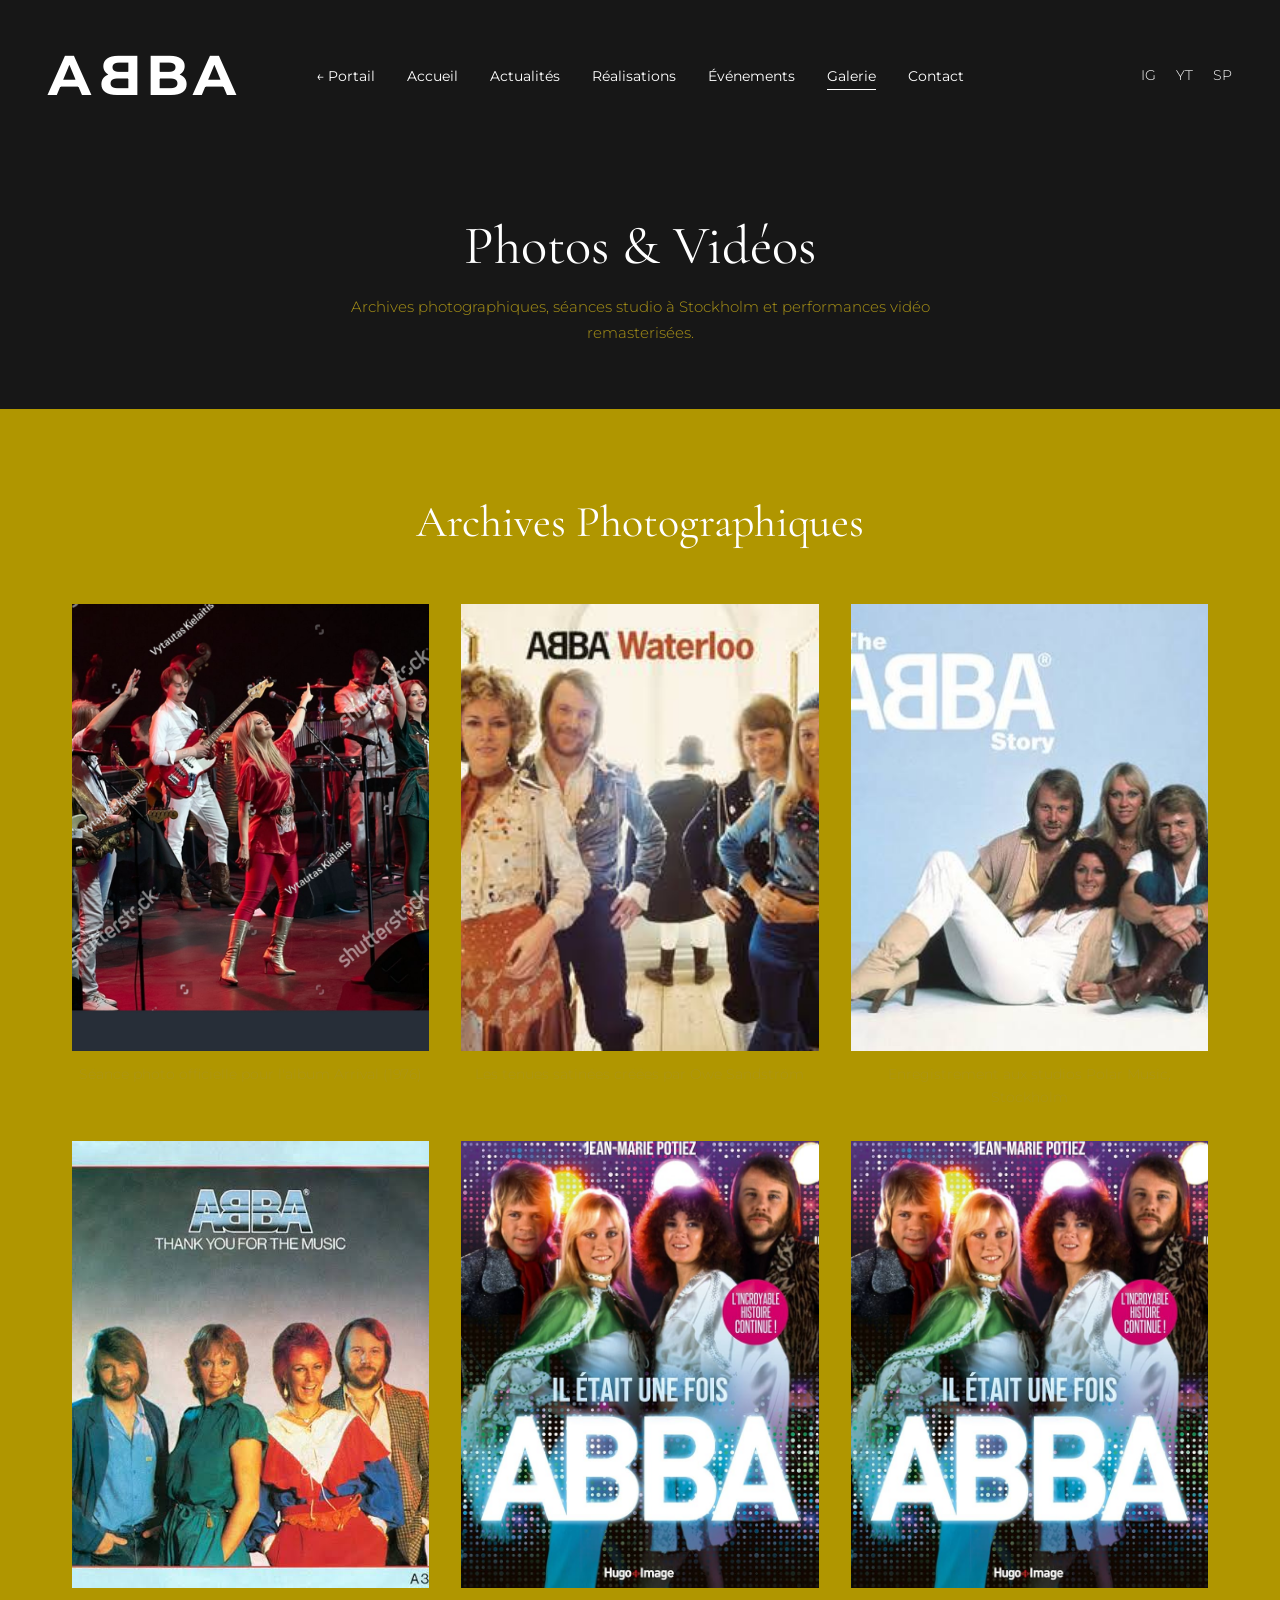
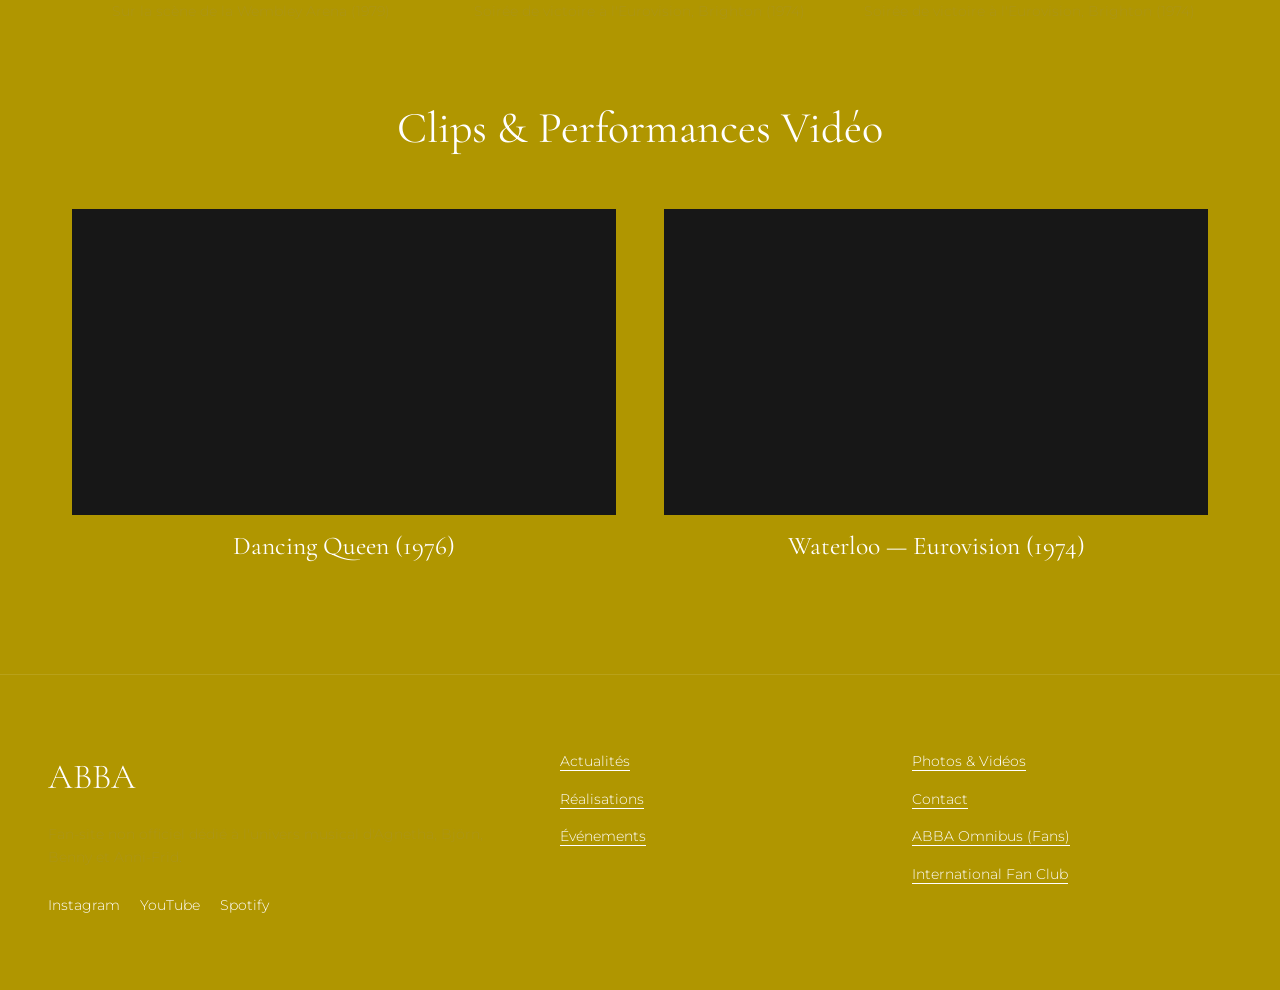
<file: fansiteabba/pages/galerie.html>
<!DOCTYPE html>
<html lang="fr">

<head>
    <meta charset="UTF-8">
    <meta name="viewport" content="width=device-width, initial-scale=1.0">
    <link rel="preconnect" href="https://fonts.googleapis.com">
    <link rel="preconnect" href="https://fonts.gstatic.com" crossorigin>
    <link href="https://fonts.googleapis.com/css2?family=Pacifico&display=swap" rel="stylesheet">
    <link rel="stylesheet" href="../css/style.css">
    <script src="../js/main.js" defer></script>
    <title>AᗺBA — Photos & Vidéos</title>
</head>

<body>
    <header>
        <nav>
            <div class="logo">
                <a href="../index.html">A<span class="b-inverse">B</span>BA</a>
            </div>
            <div class="menu-principal">
                <ul>
                    <li><a href="../index.html">Accueil</a></li>
                    <li><a href="actualites.html">Actualités</a></li>
                    <li><a href="realisations.html">Réalisations</a></li>
                    <li><a href="evenements.html">Événements</a></li>
                    <li><a href="galerie.html" aria-current="page">Galerie</a></li>
                    <li><a href="contact.html">Contact</a></li>
                </ul>
            </div>
            <div class="header-socials">
                <a href="https://www.instagram.com/abba/" target="_blank" rel="noopener noreferrer" aria-label="Instagram">IG</a>
                <a href="https://www.youtube.com/channel/UCY2e-tJGJdhAOvX62-5zU8A" target="_blank" rel="noopener noreferrer" aria-label="YouTube">YT</a>
                <a href="https://open.spotify.com/artist/0LcJLqbBmaGUft1e9Mm8HV" target="_blank" rel="noopener noreferrer" aria-label="Spotify">SP</a>
            </div>
        </nav>
    </header>

    <main>
        <section class="page-header-editorial">
            <h1>Photos &amp; Vidéos</h1>
            <p>Archives photographiques, séances studio à Stockholm et performances vidéo remasterisées.</p>
        </section>

        <section class="section-charcoal">
            <div class="container">
                <h2 class="section-title-center">Archives Photographiques</h2>
                <div class="grid-3" style="margin-bottom: 5rem;">
                    <figure>
                        <img src="../assets/images/galerie/photo1.jpg" alt="Portrait studio ABBA 1976">
                        <figcaption>Séance photo officielle pour l'album Arrival (1976)</figcaption>
                    </figure>

                    <figure>
                        <img src="../assets/images/galerie/images3.jpeg" alt="Costumes de scène ABBA">
                        <figcaption>Les tenues satinées créées par Owe Sandström</figcaption>
                    </figure>

                    <figure>
                        <img src="../assets/images/galerie/images4.jpeg" alt="Studios Polar Stockholm">
                        <figcaption>Enregistrement aux studios Polar Music, Stockholm</figcaption>
                    </figure>

                    <figure>
                        <img src="../assets/images/galerie/images5.jpeg" alt="Tournée mondiale 1979">
                        <figcaption>Sur la scène de la Wembley Arena (1979)</figcaption>
                    </figure>

                    <figure>
                        <img src="../assets/images/galerie/images6.jpg" alt="Eurovision 1974 Brighton">
                        <figcaption>Soirée de victoire à l'Eurovision, Brighton (1974)</figcaption>
                    </figure>
                    <figure>
                        <img src="../assets/images/galerie/images6.jpg" alt="Eurovision 1974 Brighton">
                        <figcaption>Soirée de victoire à l'Eurovision, Brighton (1974)</figcaption>
                    </figure>
                </div>

                <h2 class="section-title-center">Clips &amp; Performances Vidéo</h2>
                <div class="grid-2">
                    <div>
                        <div class="video-wrapper">
                            <iframe src="https://www.youtube.com/embed/xFrGuyw1V8s" title="ABBA - Dancing Queen" allow="accelerometer; autoplay; clipboard-write; encrypted-media; gyroscope; picture-in-picture" allowfullscreen></iframe>
                        </div>
                        <h3 style="text-align: center; font-size: 1.6rem;">Dancing Queen (1976)</h3>
                    </div>

                    <div>
                        <div class="video-wrapper">
                            <iframe src="https://www.youtube.com/embed/Sj_9CiNkkn4" title="ABBA - Waterloo" allow="accelerometer; autoplay; clipboard-write; encrypted-media; gyroscope; picture-in-picture" allowfullscreen></iframe>
                        </div>
                        <h3 style="text-align: center; font-size: 1.6rem;">Waterloo &mdash; Eurovision (1974)</h3>
                    </div>
                </div>
            </div>
        </section>
    </main>

    <footer>
        <div class="footer-grid">
            <div class="footer-brand">
                <span class="logo-footer">ABBA</span>
                <p>Fan-site non officiel dédié à l'univers musical d'Agnetha, Björn, Benny et Anni-Frid.</p>
                <div class="footer-socials">
                    <a href="https://www.instagram.com/abba/" target="_blank" rel="noopener noreferrer">Instagram</a>
                    <a href="https://www.youtube.com/channel/UCY2e-tJGJdhAOvX62-5zU8A" target="_blank" rel="noopener noreferrer">YouTube</a>
                    <a href="https://open.spotify.com/artist/0LcJLqbBmaGUft1e9Mm8HV" target="_blank" rel="noopener noreferrer">Spotify</a>
                </div>
            </div>
            <div class="footer-col">
                <ul>
                    <li><a href="actualites.html">Actualités</a></li>
                    <li><a href="realisations.html">Réalisations</a></li>
                    <li><a href="evenements.html">Événements</a></li>
                </ul>
            </div>
            <div class="footer-col">
                <ul>
                    <li><a href="galerie.html">Photos &amp; Vidéos</a></li>
                    <li><a href="contact.html">Contact</a></li>
                    <li><a href="https://www.abbaomnibus.com/" target="_blank" rel="noopener noreferrer">ABBA Omnibus (Fans)</a></li>
                    <li><a href="https://www.abbafanclub.nl/" target="_blank" rel="noopener noreferrer">International Fan Club</a></li>
                </ul>
            </div>
        </div>
    </footer>
</body>

</html>
</file>
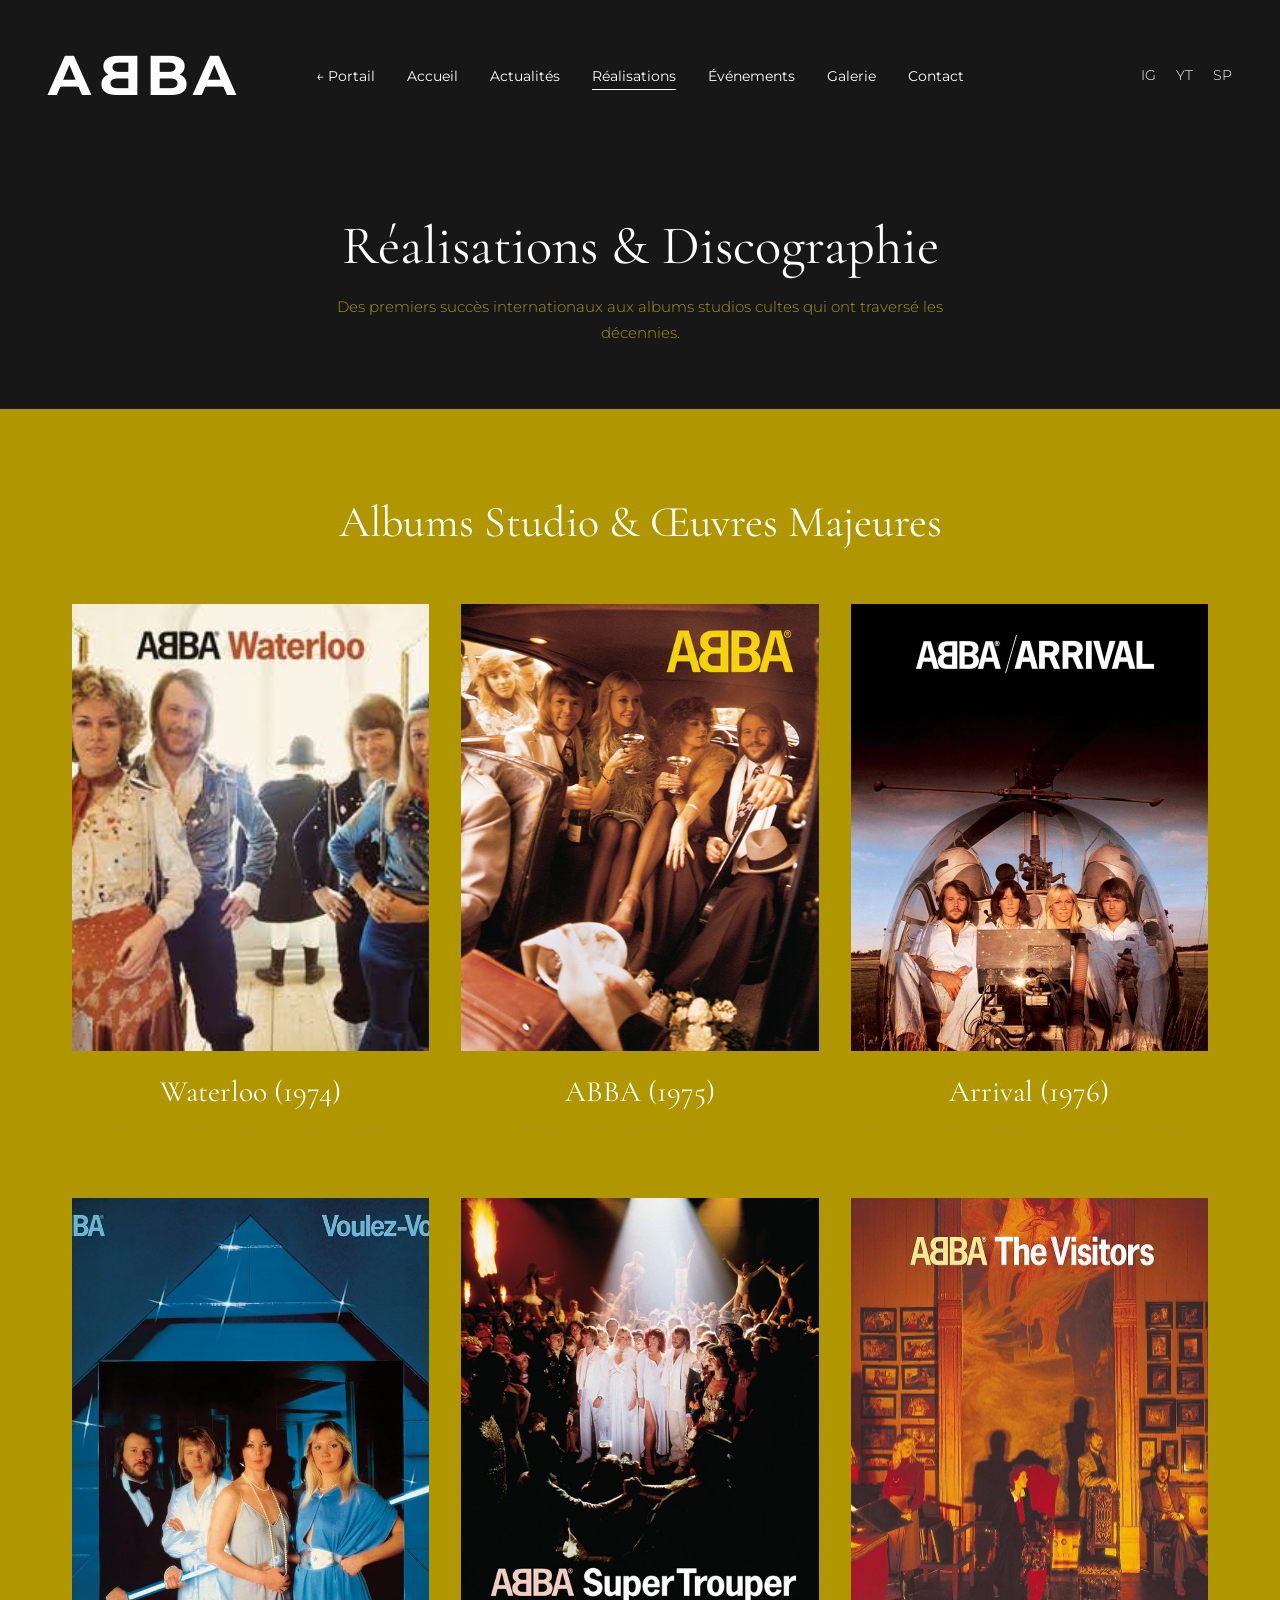
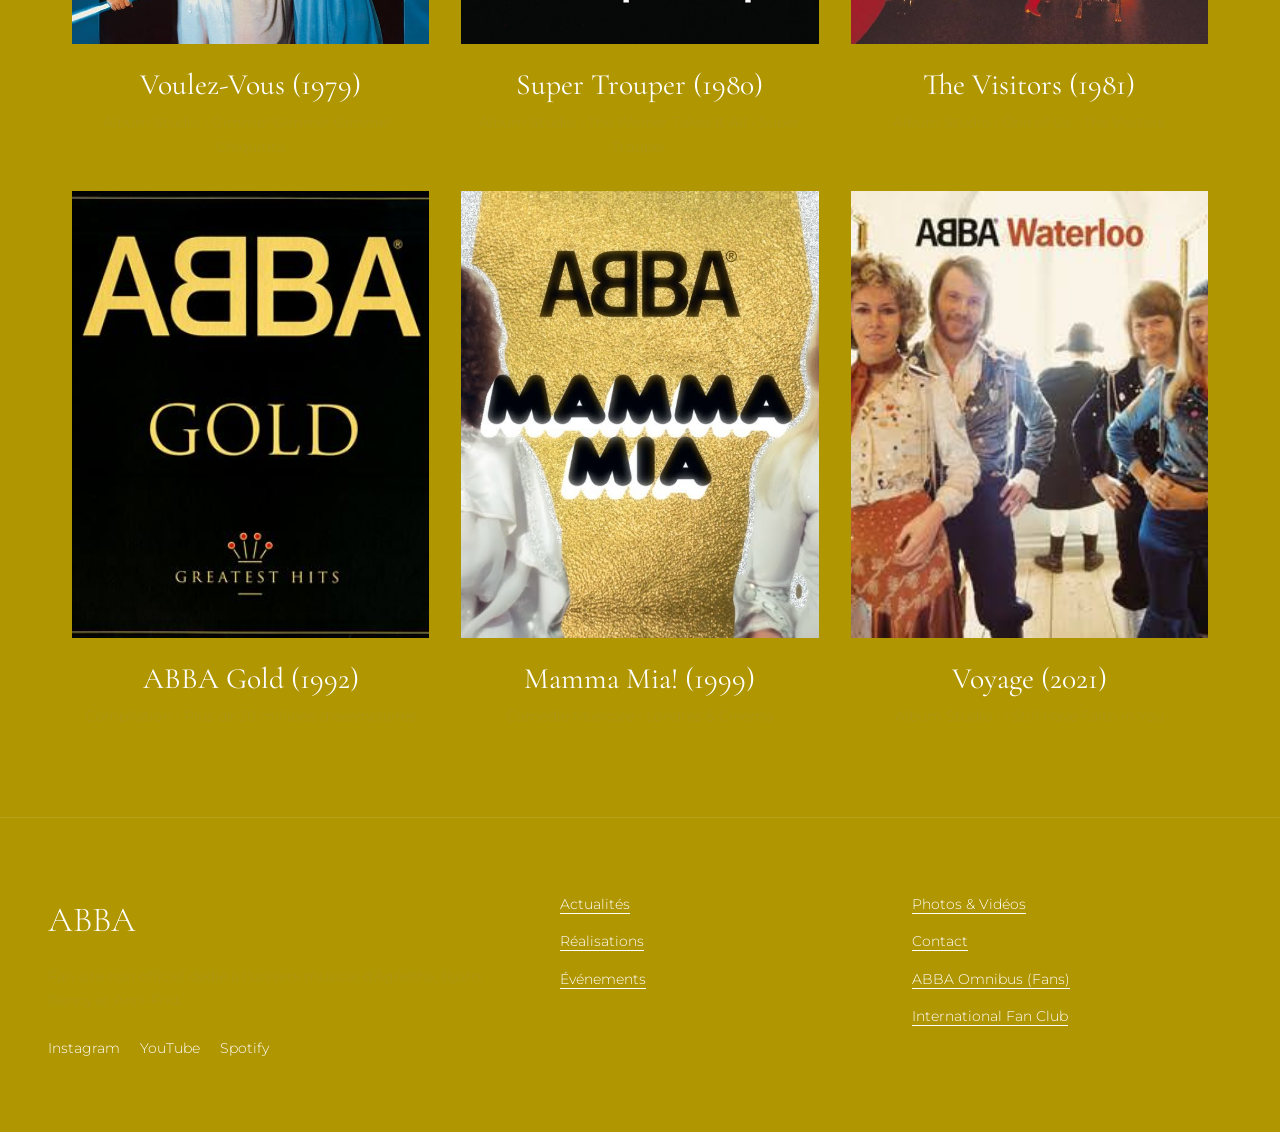
<file: fansiteabba/pages/realisations.html>
<!DOCTYPE html>
<html lang="fr">

<head>
    <meta charset="UTF-8">
    <meta name="viewport" content="width=device-width, initial-scale=1.0">
    <link rel="preconnect" href="https://fonts.googleapis.com">
    <link rel="preconnect" href="https://fonts.gstatic.com" crossorigin>
    <link href="https://fonts.googleapis.com/css2?family=Pacifico&display=swap" rel="stylesheet">
    <link rel="stylesheet" href="../css/style.css">
    <script src="../js/main.js" defer></script>
    <title>AᗺBA — Réalisations & Discographie</title>
</head>

<body>
    <header>
        <nav>
            <div class="logo">
                <a href="../index.html">A<span class="b-inverse">B</span>BA</a>
            </div>
            <div class="menu-principal">
                <ul>
                    <li><a href="../index.html">Accueil</a></li>
                    <li><a href="actualites.html">Actualités</a></li>
                    <li><a href="realisations.html" aria-current="page">Réalisations</a></li>
                    <li><a href="evenements.html">Événements</a></li>
                    <li><a href="galerie.html">Galerie</a></li>
                    <li><a href="contact.html">Contact</a></li>
                </ul>
            </div>
            <div class="header-socials">
                <a href="https://www.instagram.com/abba/" target="_blank" rel="noopener noreferrer" aria-label="Instagram">IG</a>
                <a href="https://www.youtube.com/channel/UCY2e-tJGJdhAOvX62-5zU8A" target="_blank" rel="noopener noreferrer" aria-label="YouTube">YT</a>
                <a href="https://open.spotify.com/artist/0LcJLqbBmaGUft1e9Mm8HV" target="_blank" rel="noopener noreferrer" aria-label="Spotify">SP</a>
            </div>
        </nav>
    </header>

    <main>
        <section class="page-header-editorial">
            <h1>Réalisations &amp; Discographie</h1>
            <p>Des premiers succès internationaux aux albums studios cultes qui ont traversé les décennies.</p>
        </section>

        <section class="section-charcoal">
            <div class="container">
                <h2 class="section-title-center">Albums Studio &amp; Œuvres Majeures</h2>
                <div class="grid-3">
                    <article class="editorial-card">
                        <img src="../assets/images/galerie/images3.jpeg" alt="Album Waterloo 1974">
                        <h3>Waterloo (1974)</h3>
                        <p>Album Studio &bull; Waterloo &bull; Honey, Honey</p>
                    </article>

                    <article class="editorial-card">
                        <img src="../assets/images/abba1975.jpeg" alt="Album ABBA 1975">
                        <h3>ABBA (1975)</h3>
                        <p>Album Studio &bull; Mamma Mia &bull; SOS</p>
                    </article>

                    <article class="editorial-card">
                        <img src="../assets/images/arrival.jpg" alt="Album Arrival 1976">
                        <h3>Arrival (1976)</h3>
                        <p>Album Studio &bull; Dancing Queen &bull; Money, Money, Money</p>
                    </article>

                    <article class="editorial-card">
                        <img src="../assets/images/VOULEZVOUS.jpg" alt="Album Voulez-Vous 1979">
                        <h3>Voulez-Vous (1979)</h3>
                        <p>Album Studio &bull; Gimme! Gimme! Gimme! &bull; Chiquitita</p>
                    </article>

                    <article class="editorial-card">
                        <img src="../assets/images/supertrouper.jpeg" alt="Album Super Trouper 1980">
                        <h3>Super Trouper (1980)</h3>
                        <p>Album Studio &bull; The Winner Takes It All &bull; Super Trouper</p>
                    </article>

                    <article class="editorial-card">
                        <img src="../assets/images/thevisitors.jpg" alt="Album The Visitors 1981">
                        <h3>The Visitors (1981)</h3>
                        <p>Album Studio &bull; One of Us &bull; The Visitors</p>
                    </article>

                    <article class="editorial-card">
                        <img src="../assets/images/ABBA-Gold.jpg" alt="Compilation ABBA Gold 1992">
                        <h3>ABBA Gold (1992)</h3>
                        <p>Compilation &bull; Plus de 30 millions d'exemplaires</p>
                    </article>

                    <article class="editorial-card">
                        <img src="../assets/images/mamamia.jpg" alt="Comédie musicale Mamma Mia">
                        <h3>Mamma Mia! (1999)</h3>
                        <p>Comédie Musicale &bull; Londres &amp; Cinéma</p>
                    </article>

                    <article class="editorial-card">
                        <img src="../assets/images/galerie/images3.jpeg" alt="Album Voyage 2021">
                        <h3>Voyage (2021)</h3>
                        <p>Album Studio &bull; I Still Have Faith in You</p>
                    </article>
                </div>
            </div>
        </section>
    </main>

    <footer>
        <div class="footer-grid">
            <div class="footer-brand">
                <span class="logo-footer">ABBA</span>
                <p>Fan-site non officiel dédié à l'univers musical d'Agnetha, Björn, Benny et Anni-Frid.</p>
                <div class="footer-socials">
                    <a href="https://www.instagram.com/abba/" target="_blank" rel="noopener noreferrer">Instagram</a>
                    <a href="https://www.youtube.com/channel/UCY2e-tJGJdhAOvX62-5zU8A" target="_blank" rel="noopener noreferrer">YouTube</a>
                    <a href="https://open.spotify.com/artist/0LcJLqbBmaGUft1e9Mm8HV" target="_blank" rel="noopener noreferrer">Spotify</a>
                </div>
            </div>
            <div class="footer-col">
                <ul>
                    <li><a href="actualites.html">Actualités</a></li>
                    <li><a href="realisations.html">Réalisations</a></li>
                    <li><a href="evenements.html">Événements</a></li>
                </ul>
            </div>
            <div class="footer-col">
                <ul>
                    <li><a href="galerie.html">Photos &amp; Vidéos</a></li>
                    <li><a href="contact.html">Contact</a></li>
                    <li><a href="https://www.abbaomnibus.com/" target="_blank" rel="noopener noreferrer">ABBA Omnibus (Fans)</a></li>
                    <li><a href="https://www.abbafanclub.nl/" target="_blank" rel="noopener noreferrer">International Fan Club</a></li>
                </ul>
            </div>
        </div>
    </footer>
</body>

</html>
</file>
<file: style.css>
/* =========================================
   1. RÉGLAGES DE BASE & VARIABLES
   ========================================= */
:root {
    --bg-main: #111111;
    --bg-card: #1c1c1c;
    --accent: #f3857d;
    --accent-bright: #f8866a;
    --accent-dark: #743131;
    --text-main: #f5f5f5;
    --text-muted: #bbbbbb;
    --border-color: #333333;
}

* {
    box-sizing: border-box;
    margin: 0;
    padding: 0;
}

html {
    scroll-behavior: smooth;
}

body {
    font-family: 'Segoe UI', Tahoma, Geneva, Verdana, sans-serif;
    background-color: var(--bg-main);
    color: var(--text-main);
    line-height: 1.6;
}

/* =========================================
   2. NAVIGATION STICKY & SOUS-MENUS
   ========================================= */
.header {
    position: sticky;
    top: 0;
    z-index: 100;
    background-color: rgba(20, 20, 20, 0.88);
    backdrop-filter: blur(10px);
    border-bottom: 1px solid var(--border-color);
}

.nav {
    max-width: 1200px;
    margin: 0 auto;
    padding: 15px 5%;
    display: flex;
    justify-content: space-between;
    align-items: center;
}

.logo {
    color: #ffffff;
    text-decoration: none;
    font-size: 1.3rem;
    font-weight: 900;
    letter-spacing: 2px;
}

.logo span {
    color: var(--accent);
}

.nav-links {
    display: flex;
    align-items: center;
    gap: 35px;
}

.nav-links a {
    color: #f5b4b4;
    text-decoration: none;
    font-weight: bold;
    font-size: 1.05rem;
    transition: color 0.2s ease;
}

.nav-links > a:hover,
.menu-item > a:hover {
    color: #ffffff;
}

.menu-item {
    position: relative;
    padding-bottom: 16px;
    margin-bottom: -16px;
}

/* Sous-menu carré centré sous le lien parent */
.sous-menu {
    display: none;
    flex-direction: column;
    position: absolute;
    top: 100%;
    left: 50%;
    transform: translateX(-50%);
    background-color: #181818;
    border: 2px solid var(--accent);
    border-radius: 0px;
    min-width: 210px;
    box-shadow: 0 12px 30px rgba(0, 0, 0, 0.9);
    z-index: 101;
}

.menu-item:hover .sous-menu {
    display: flex;
}

.sous-menu a {
    padding: 13px 18px;
    font-size: 0.95rem;
    text-align: center;
    white-space: nowrap;
    border-bottom: 1px solid var(--border-color);
    transition: background-color 0.2s ease, color 0.2s ease;
}

.sous-menu a:last-child {
    border-bottom: none;
}

.sous-menu a:hover {
    background-color: var(--accent);
    color: #111111;
}

.burger {
    display: none;
    background: none;
    border: 1px solid var(--accent);
    color: var(--accent);
    font-size: 1.4rem;
    padding: 4px 10px;
    border-radius: 6px;
    cursor: pointer;
}

/* =========================================
   3. BANNIÈRE CARROUSEL (.hero)
   ========================================= */
.hero {
    position: relative;
    min-height: 78vh;
    display: flex;
    flex-direction: column;
    justify-content: center;
    align-items: center;
    text-align: center;
    padding: 40px 20px;
    overflow: hidden;
}

.hero::after {
    content: "";
    position: absolute;
    inset: 0;
    background: linear-gradient(rgba(0, 0, 0, 0.5), rgba(0, 0, 0, 0.85));
    z-index: 1;
}

.banniere {
    position: absolute;
    inset: 0;
    width: 100%;
    height: 100%;
    display: flex;
    z-index: 0;
    transition: transform 0.6s cubic-bezier(0.25, 0.8, 0.25, 1);
}

.banniere img {
    width: 100%;
    height: 100%;
    flex-shrink: 0;
    object-fit: cover;
}

.hero-contenu {
    position: relative;
    z-index: 2;
    max-width: 800px;
}

.surtitre {
    color: var(--accent-bright);
    font-size: 0.9rem;
    font-weight: bold;
    letter-spacing: 3px;
    margin-bottom: 15px;
}

.hero h1 {
    color: var(--accent);
    font-size: 3rem;
    margin-bottom: 20px;
    line-height: 1.2;
}

.sous-titre-script {
    font-family: "Pacifico", cursive;
    font-size: 1.25rem;
    color: #f65555;
    margin-bottom: 30px;
}

.btn-principal {
    display: inline-block;
    padding: 12px 28px;
    background-color: var(--accent-dark);
    color: #ffffff;
    text-decoration: none;
    font-weight: bold;
    border-radius: 30px;
    transition: transform 0.2s ease, background-color 0.2s ease, color 0.2s ease;
}

.btn-principal:hover {
    background-color: var(--accent);
    color: #111111;
    transform: translateY(-2px);
}

.fleche {
    position: absolute;
    top: 50%;
    transform: translateY(-50%);
    z-index: 3;
    background-color: rgba(0, 0, 0, 0.55);
    color: #fcae9c;
    border: 2px solid #fceeec;
    font-size: 1.4rem;
    width: 48px;
    height: 48px;
    cursor: pointer;
    border-radius: 50%;
    transition: background-color 0.2s, color 0.2s, transform 0.2s;
}

.fleche:hover {
    background-color: var(--accent);
    color: #111111;
    transform: translateY(-50%) scale(1.08);
}

.gauche { left: 20px; }
.droite { right: 20px; }

/* Barre inférieure du carrousel (Légende + Points) */
.hero-footer {
    position: absolute;
    bottom: 20px;
    left: 0;
    right: 0;
    z-index: 3;
    display: flex;
    flex-direction: column;
    align-items: center;
    gap: 10px;
}

.legende-slide {
    font-size: 0.85rem;
    letter-spacing: 2px;
    color: #dddddd;
    background-color: rgba(0, 0, 0, 0.6);
    padding: 4px 14px;
    border-radius: 20px;
    border: 1px solid rgba(243, 133, 125, 0.4);
}

.dots {
    display: flex;
    gap: 10px;
}

.dot {
    width: 11px;
    height: 11px;
    border-radius: 50%;
    background-color: rgba(255, 255, 255, 0.35);
    border: none;
    cursor: pointer;
    transition: transform 0.2s, background-color 0.2s;
}

.dot.actif {
    background-color: var(--accent);
    transform: scale(1.25);
}

/* =========================================
   4. SECTION ARTISTES, FILTRES & RECHERCHE
   ========================================= */
.artistes {
    max-width: 1200px;
    margin: 0 auto;
    padding: 80px 5%;
    text-align: center;
}

.artistes h2 {
    font-size: 2.2rem;
    margin-bottom: 30px;
    color: #fd7979;
}

.barre-outils {
    display: flex;
    flex-wrap: wrap;
    justify-content: space-between;
    align-items: center;
    gap: 15px;
    margin-bottom: 40px;
}

#recherche-artiste {
    flex: 1;
    min-width: 240px;
    padding: 11px 18px;
    border-radius: 25px;
    border: 1px solid var(--border-color);
    background-color: var(--bg-card);
    color: var(--text-main);
    font-size: 0.95rem;
    outline: none;
    transition: border-color 0.2s;
}

#recherche-artiste:focus {
    border-color: var(--accent);
}

.filtres {
    display: flex;
    flex-wrap: wrap;
    gap: 10px;
}

.btn-filtre {
    padding: 8px 16px;
    border-radius: 20px;
    border: 1px solid var(--border-color);
    background-color: var(--bg-card);
    color: var(--text-muted);
    cursor: pointer;
    font-weight: bold;
    transition: all 0.2s ease;
}

.btn-filtre:hover,
.btn-filtre.actif {
    background-color: var(--accent);
    color: #111111;
    border-color: var(--accent);
}

.grille-artistes {
    display: grid;
    grid-template-columns: repeat(auto-fit, minmax(290px, 1fr));
    gap: 30px;
}

.carte-artiste {
    background-color: var(--bg-card);
    padding: 30px 25px;
    border-radius: 12px;
    border: 1px solid var(--border-color);
    text-align: left;
    display: flex;
    flex-direction: column;
    justify-content: space-between;
    transition: transform 0.3s ease, border-color 0.3s ease, box-shadow 0.3s ease;
}

.carte-artiste:hover {
    transform: translateY(-6px);
    border-color: var(--accent);
    box-shadow: 0 10px 25px rgba(0, 0, 0, 0.5);
}

.badge {
    display: inline-block;
    font-size: 0.78rem;
    color: var(--accent);
    border: 1px solid rgba(243, 133, 125, 0.4);
    padding: 3px 10px;
    border-radius: 12px;
    margin-bottom: 12px;
}

.carte-artiste h3 {
    font-size: 1.6rem;
    margin-bottom: 10px;
    color: #ffffff;
}

.carte-artiste p {
    color: var(--text-muted);
    margin-bottom: 24px;
}

.carte-actions {
    display: flex;
    justify-content: space-between;
    align-items: center;
    gap: 10px;
}

.lien-page {
    color: var(--accent);
    text-decoration: none;
    font-weight: bold;
}

.lien-page:hover {
    text-decoration: underline;
}

.btn-apercu {
    background: transparent;
    border: 1px solid var(--border-color);
    color: var(--text-main);
    padding: 6px 12px;
    border-radius: 6px;
    cursor: pointer;
    font-size: 0.85rem;
    transition: border-color 0.2s, color 0.2s;
}

.btn-apercu:hover {
    border-color: var(--accent);
    color: var(--accent);
}

.message-vide {
    margin-top: 30px;
    color: var(--text-muted);
    font-style: italic;
}

/* =========================================
   5. MODALE & BOUTON RETOUR EN HAUT
   ========================================= */
.modale {
    display: none;
    position: fixed;
    inset: 0;
    z-index: 200;
    background-color: rgba(0, 0, 0, 0.8);
    backdrop-filter: blur(4px);
    justify-content: center;
    align-items: center;
    padding: 20px;
}

.modale.ouverte {
    display: flex;
}

.modale-contenu {
    position: relative;
    background-color: #1e1e1e;
    border: 2px solid var(--accent);
    padding: 35px 30px;
    max-width: 480px;
    width: 100%;
    text-align: left;
    box-shadow: 0 15px 40px rgba(0, 0, 0, 0.9);
}

.modale-fermer {
    position: absolute;
    top: 12px;
    right: 15px;
    background: none;
    border: none;
    color: var(--text-muted);
    font-size: 1.3rem;
    cursor: pointer;
}

.modale-fermer:hover {
    color: var(--accent);
}

.modale-contenu h3 {
    font-size:
}
.modale-contenu p {
    color: var(--text-main);
    margin-bottom: 25px;
}

.btn-top {
    position: fixed;
    bottom: 25px;
    right: 25px;
    z-index: 90;
    width: 44px;
    height: 44px;
    background-color: var(--accent);
    color: #111111;
    text-decoration: none;
    font-weight: bold;
    font-size: 1.2rem;
    border-radius: 50%;
    display: flex;
    justify-content: center;
    align-items: center;
    opacity: 0;
    pointer-events: none;
    transition: opacity 0.3s ease, transform 0.2s ease;
}

.btn-top.visible {
    opacity: 1;
    pointer-events: auto;
}

.btn-top:hover {
    transform: translateY(-3px);
}

/* =========================================
   6. FOOTER & RESPONSIVE MOBILE
   ========================================= */
footer {
    background-color: #1a1a1a;
    border-top: 1px solid var(--border-color);
    text-align: center;
    padding: 25px 5%;
    color: #888888;
    font-size: 0.9rem;
}

html, body {
    overflow-x: hidden;
    width: 100%;
}

@media (max-width: 768px) {
    .burger {
        display: block;
    }

    .nav {
        flex-wrap: wrap;
    }

    .nav-links {
        display: none;
        flex-direction: column;
        width: 100%;
        padding-top: 15px;
        gap: 15px;
    }

    .nav-links.ouvert {
        display: flex;
    }

    .menu-item {
        padding-bottom: 0;
        margin-bottom: 0;
        text-align: center;
    }

    .sous-menu {
        position: static;
        transform: none;
        margin-top: 8px;
        box-shadow: none;
    }

    .hero {
        min-height: 70vh;
        padding: 30px 15px 90px 15px;
    }

    .hero h1 {
        font-size: 1.85rem;
    }

    .sous-titre-script {
        font-size: 1.05rem;
    }

    .fleche {
        top: auto;
        bottom: 65px;
        transform: none;
        width: 38px;
        height: 38px;
        font-size: 1rem;
    }

    .fleche:hover {
        transform: scale(1.08);
    }

    .gauche { left: 15px; }
    .droite { right: 15px; }
}
</file>
<file: fansiteabba/css/style.css>
/* =========================================
   1. POLICES & VARIABLES (Style Crosby Editorial)
   ========================================= */
@import url('https://fonts.googleapis.com/css2?family=Cormorant+Garamond:ital,wght@0,400;0,500;0,600;1,400&family=Montserrat:wght@300;400;500;600&display=swap');

:root {
    --bg-dark: #171717;
    /* Noir profond (Hero & visuels) */
    --bg-charcoal: #b09600;
    /* Gris anthracite (Sections & Footer) */
    --bg-stone: #9e9c98;
    /* Gris pierre chaud (Journal & Mise en avant) */
    --text-light: #ffffff;
    --text-muted: #ac9517;
    --btn-grey: #ac9517;
    --btn-grey-hover: #8a8a8a;
    --font-serif: 'Cormorant Garamond', Georgia, serif;
    --font-sans: 'Montserrat', sans-serif;
}

* {
    box-sizing: border-box;
}

body {
    margin: 0;
    font-family: var(--font-sans);
    background-color: var(--bg-dark);
    color: var(--text-light);
    line-height: 1.7;
    font-weight: 300;
    display: flex;
    flex-direction: column;
    min-height: 100vh;
}

img {
    max-width: 100%;
    height: auto;
    display: block;
}

a {
    color: inherit;
    text-decoration: none;
    transition: opacity 0.25s ease;
}

a:hover {
    opacity: 0.75;
}

h1,
h2,
h3 {
    font-family: var(--font-serif);
    font-weight: 400;
    margin-top: 0;
    line-height: 1.15;
}

/* =========================================
   2. HEADER & NAVIGATION (3 colonnes style Crosby)
   ========================================= */
header {
    background-color: var(--bg-dark);
    padding: 1.75rem 3rem;
}

nav {
    max-width: 1300px;
    margin: 0 auto;
    display: grid;
    grid-template-columns: 1fr auto 1fr;
    align-items: center;
}

.logo a {
    font-family: 'Montserrat', sans-serif;
    font-size: 3.5rem; /* Augmenté (passez à 4rem ou 5rem pour plus grand) */
    font-weight: 700;
    letter-spacing: 4px;
    color: var(--text-light);
    display: inline-flex;
    align-items: center;
    text-decoration: none; /* Retire le soulignement par défaut du lien <a> */
}

.b-inverse {
    display: inline-block;
    transform: scaleX(-1);
    margin-right: 4px; /* Compense le décalage du letter-spacing après l'inversion */
}

.menu-principal ul {
    list-style: none;
    margin: 0;
    padding: 0;
    display: flex;
    gap: 2rem;
}

.menu-principal a {
    font-size: 0.9rem;
    font-weight: 400;
    padding-bottom: 4px;
    border-bottom: 1px solid transparent;
}

.menu-principal a[aria-current="page"],
.menu-principal a:hover {
    border-bottom-color: var(--text-light);
    opacity: 1;
}

.header-socials {
    display: flex;
    justify-content: flex-end;
    align-items: center;
    gap: 1.25rem;
    font-size: 0.85rem;
}

/* =========================================
   3. BOUTONS RECTANGULAIRES MINIMALISTES
   ========================================= */
.btn-grey {
    display: inline-block;
    background-color: var(--btn-grey);
    color: var(--text-light);
    padding: 1rem 2.2rem;
    font-size: 0.9rem;
    font-weight: 500;
    letter-spacing: 0.5px;
    border: none;
    cursor: pointer;
    transition: background-color 0.25s ease;
}

.btn-grey:hover {
    background-color: var(--btn-grey-hover);
    opacity: 1;
}

.btn-white {
    display: inline-block;
    background-color: var(--text-light);
    color: var(--bg-charcoal);
    padding: 0.9rem 2rem;
    font-size: 0.85rem;
    font-weight: 500;
    border: none;
    cursor: pointer;
    transition: background-color 0.25s ease, color 0.25s ease;
}

.btn-white:hover {
    background-color: var(--bg-dark);
    color: var(--text-light);
    opacity: 1;
}

/* =========================================
   4. HERO AVEC CARROUSEL 3D COVERFLOW
   ========================================= */
.hero-section {
    background-color: var(--bg-dark);
    padding: 2rem 1.5rem 5rem;
    text-align: center;
    overflow: hidden;
}

.coverflow-container {
    position: relative;
    width: 100%;
    max-width: 1100px;
    height: 360px;
    margin: 0 auto 2rem;
    display: flex;
    align-items: center;
    justify-content: center;
    perspective: 1200px;
}

.coverflow-stage {
    position: relative;
    width: 300px;
    height: 300px;
    transform-style: preserve-3d;
}

.cf-card {
    position: absolute;
    top: 0;
    left: 0;
    width: 100%;
    height: 100%;
    border-radius: 10px;
    overflow: hidden;
    background-color: #242424;
    box-shadow: 0 25px 50px rgba(0, 0, 0, 0.75);
    cursor: pointer;
    user-select: none;
    transition: transform 0.6s cubic-bezier(0.25, 0.8, 0.25, 1),
        opacity 0.6s ease,
        filter 0.6s ease;
}

.cf-card img {
    width: 100%;
    height: 100%;
    object-fit: cover;
    pointer-events: none;
}

.cf-btn {
    position: absolute;
    top: 50%;
    transform: translateY(-50%);
    z-index: 20;
    background: transparent;
    color: var(--text-light);
    border: 1px solid rgba(255, 255, 255, 0.35);
    width: 44px;
    height: 44px;
    font-size: 1.1rem;
    cursor: pointer;
    display: flex;
    align-items: center;
    justify-content: center;
    transition: background-color 0.25s ease, color 0.25s ease;
}

.cf-btn:hover {
    background-color: var(--text-light);
    color: var(--bg-dark);
}

.cf-prev {
    left: 10px;
}

.cf-next {
    right: 10px;
}

.hero-overlay-text {
    max-width: 720px;
    margin: 0 auto;
}

.hero-overlay-text h1 {
    font-size: 3.6rem;
    margin-bottom: 1.75rem;
    letter-spacing: 0.5px;
    font-family: "Pacifico", cursive;
    font-weight: 400;
    font-style: normal;
}

/* =========================================
   5. SECTIONS ALTERNÉES (Style Crosby)
   ========================================= */
.container {
    max-width: 1200px;
    margin: 0 auto;
    padding: 0 2rem;
}

/* Section Anthracite ("Coups de cœur / Réalisations") */
.section-charcoal {
    background-color: var(--bg-charcoal);
    padding: 5.5rem 0;
}

.section-title-center {
    text-align: center;
    font-size: 2.75rem;
    margin-bottom: 3.5rem;
}

.grid-3 {
    display: grid;
    grid-template-columns: repeat(3, 1fr);
    gap: 2rem;
}

.editorial-card {
    text-align: center;
}

.editorial-card img {
    width: 100%;
    aspect-ratio: 4 / 5;
    object-fit: cover;
    background-color: var(--bg-dark);
    margin-bottom: 1.5rem;
    transition: transform 0.4s ease;
}

.editorial-card:hover img {
    transform: scale(1.02);
}

.editorial-card h3 {
    font-size: 1.85rem;
    margin-bottom: 0.5rem;
}

.editorial-card p {
    font-size: 0.9rem;
    color: var(--text-muted);
    margin: 0;
}

/* Bannière pleine largeur (Transition vers Journal) */
.full-banner {
    width: 100%;
    height: 460px;
    background-color: var(--bg-dark);
    overflow: hidden;
}

.full-banner img {
    width: 100%;
    height: 100%;
    object-fit: cover;
    opacity: 0.85;
}

/* Section Pierre ("Le journal / Actualités") */
.section-stone {
    background-color: var(--bg-stone);
    color: var(--text-light);
    padding: 5.5rem 0;
}

.grid-2 {
    display: grid;
    grid-template-columns: repeat(2, 1fr);
    gap: 3rem;
}

.journal-card {
    text-align: center;
}

.journal-card img {
    width: 100%;
    aspect-ratio: 4 / 3;
    object-fit: cover;
    background-color: var(--bg-dark);
    margin-bottom: 2rem;
}

.journal-card h3 {
    font-size: 2rem;
    margin-bottom: 1rem;
}

.journal-card p {
    max-width: 440px;
    margin: 0 auto 2rem;
    font-size: 0.9rem;
    line-height: 1.8;
}

/* Section Split ("Offrez / Événement phare") */
.split-feature {
    display: grid;
    grid-template-columns: 1fr 1fr;
    gap: 4rem;
    align-items: center;
    padding-top: 2rem;
}

.split-media {
    position: relative;
}

.split-media img {
    width: 100%;
    aspect-ratio: 1 / 1;
    object-fit: cover;
    background-color: var(--bg-dark);
}

.split-media-overlay {
    position: absolute;
    inset: 0;
    display: flex;
    align-items: center;
    justify-content: center;
    font-family: var(--font-serif);
    font-size: 2.3rem;
    letter-spacing: 3px;
    text-transform: uppercase;
    background: rgba(23, 23, 23, 0.35);
    text-align: center;
    padding: 1rem;
}

.split-content h2 {
    font-size: 2.8rem;
    margin-bottom: 1.5rem;
}

.split-content p {
    font-size: 0.95rem;
    line-height: 1.85;
    margin-bottom: 2.25rem;
}

/* =========================================
   6. PAGES INTÉRIEURES (Événements, Galerie, Contact)
   ========================================= */
.page-header-editorial {
    background-color: var(--bg-dark);
    text-align: center;
    padding: 4rem 1.5rem;
}

.page-header-editorial h1 {
    font-size: 3.4rem;
    margin-bottom: 1rem;
}

.page-header-editorial p {
    max-width: 620px;
    margin: 0 auto;
    color: var(--text-muted);
    font-size: 0.95rem;
}

/* Lignes d'événements */
.event-list {
    display: flex;
    flex-direction: column;
    border-top: 1px solid rgba(255, 255, 255, 0.2);
}

.event-item {
    display: grid;
    grid-template-columns: 180px 1fr auto;
    align-items: center;
    gap: 2rem;
    padding: 1.75rem 0;
    border-bottom: 1px solid rgba(255, 255, 255, 0.2);
}

.event-item.passe {
    opacity: 0.6;
}

.event-date {
    font-family: var(--font-serif);
    font-size: 1.4rem;
}

.event-details h3 {
    font-size: 1.6rem;
    margin-bottom: 0.25rem;
}

.event-details p {
    margin: 0;
    font-size: 0.9rem;
    color: var(--text-muted);
}

/* Galerie & Vidéos */
figure {
    margin: 0;
}

figure img {
    width: 100%;
    aspect-ratio: 4 / 5;
    object-fit: cover;
    margin-bottom: 0.75rem;
}

figcaption {
    font-size: 0.85rem;
    color: var(--text-muted);
    text-align: center;
}

.video-wrapper {
    position: relative;
    padding-bottom: 56.25%;
    height: 0;
    overflow: hidden;
    background-color: var(--bg-dark);
    margin-bottom: 1rem;
}

.video-wrapper iframe {
    position: absolute;
    top: 0;
    left: 0;
    width: 100%;
    height: 100%;
    border: 0;
}

/* Formulaire Contact minimaliste */
.form-editorial {
    max-width: 650px;
    margin: 0 auto;
}

.form-group {
    margin-bottom: 1.5rem;
}

.form-group label {
    display: block;
    font-size: 0.85rem;
    margin-bottom: 0.5rem;
    letter-spacing: 0.5px;
}

.form-group input,
.form-group select,
.form-group textarea {
    width: 100%;
    padding: 0.9rem 1rem;
    background-color: rgba(255, 255, 255, 0.08);
    border: 1px solid rgba(255, 255, 255, 0.3);
    color: var(--text-light);
    font-family: var(--font-sans);
    font-size: 0.95rem;
}

.form-group select option {
    background-color: var(--bg-dark);
    color: var(--text-light);
}

.form-group input:focus,
.form-group select:focus,
.form-group textarea:focus {
    outline: none;
    border-color: var(--text-light);
}

/* =========================================
   7. FOOTER (Style Crosby)
   ========================================= */
footer {
    background-color: var(--bg-charcoal);
    padding: 4.5rem 3rem;
    border-top: 1px solid rgba(255, 255, 255, 0.1);
}

.footer-grid {
    max-width: 1200px;
    margin: 0 auto;
    display: grid;
    grid-template-columns: 1.5fr 1fr 1fr;
    gap: 2rem;
}

.footer-brand .logo-footer {
    font-family: var(--font-serif);
    font-size: 2.2rem;
    margin-bottom: 1rem;
    display: block;
}

.footer-brand p {
    font-size: 0.85rem;
    color: var(--text-muted);
    margin-bottom: 1.5rem;
}

.footer-socials {
    display: flex;
    gap: 1.25rem;
    font-size: 0.9rem;
}

.footer-col ul {
    list-style: none;
    padding: 0;
    margin: 0;
}

.footer-col li {
    margin-bottom: 0.65rem;
}

.footer-col a {
    font-size: 0.9rem;
    text-decoration: underline;
    text-underline-offset: 4px;
}

/* =========================================
   8. RESPONSIVE MOBILE
   ========================================= */
@media (max-width: 900px) {
    header {
        padding: 1.5rem;
    }

    nav {
        grid-template-columns: 1fr;
        text-align: center;
        gap: 1.25rem;
    }

    .menu-principal ul {
        flex-wrap: wrap;
        justify-content: center;
        gap: 1rem;
    }

    .header-socials {
        justify-content: center;
    }

    .hero-overlay-text h1 {
        font-size: 2.5rem;
    }

    .coverflow-container {
        height: 260px;
    }

    .coverflow-stage {
        width: 210px;
        height: 210px;
    }

    .grid-3,
    .grid-2,
    .split-feature,
    .footer-grid,
    .event-item {
        grid-template-columns: 1fr;
    }
}
.btn-retour-portail {
    position: fixed;
    bottom: 24px;
    left: 24px;
    z-index: 999;
    background-color: rgba(20, 20, 20, 0.85);
    color: #ffffff;
    border: 1px solid rgba(255, 255, 255, 0.3);
    padding: 10px 18px;
    font-size: 0.85rem;
    letter-spacing: 1px;
    cursor: pointer;
    backdrop-filter: blur(6px);
    transition: all 0.3s ease;
}

.btn-retour-portail:hover {
    background-color: #ffffff;
    color: #141414;
}
</file>
<file: fansite1/fansite1.css>
/******************************************************************
 *                                                                *
 *                      STYLE PRINCIPAL                           *
 *             Mise en forme générale du fansite U2               *
 *                                                                *
 ******************************************************************/


/***********************************************************************************************
            ELEMENTS COMMUNS MINI SITE U2 : MENU LATERAL, MENU PRINCIPAL, PIED DE PAGE
************************************************************************************************/



/*Défilement fluide quand on clique sur un bouton qui nous amène vers une section sur la même page*/
html {
    scroll-behavior: smooth;
}

/*Mise en forme du corps de la page*/
body {
    margin: 0;
    padding: 0;
    background-image: url(images/texture.png);
    background-repeat: repeat;
    color: #E5D2B5;
    font-family: Arial, sans-serif;
}


/*EN-TETE*/

/*Mise en forme de l'en-tête*/
header {
    display: flex;
    align-items: center;
    /*Aligner verticalement le logo avec les liens de navigation*/
    justify-content: space-between;
    /*Espacer le logo et les liens de navigation*/
    margin-top: 0;
    margin-left: 0;
    margin-right: 0;
    margin-bottom: 0px;
    padding: 10px;
    border-bottom: #A51F2D 3px solid;
    width: 100%;
    /*Pour que l'en-tête prenne toute la largeur de la page*/
    box-sizing: border-box;
    /*Largeur de l'en-tête prend en compte les bordures et le padding*/
}

/*Mise en forme du menu de navigation principal*/
header nav {
    display: flex;
    gap: 32px;
    /*Espace entre les liens de navigation*/
    margin-right: 25px;
    /*Permet d'espacer les liens de navigation avec la droite*/
}

/*Mise en forme des liens de navigation*/
header nav a {
    text-decoration: none;
    color: #F2E6D0;
    transition: color 0.3s ease, transform 0.3s ease;
}

/*Effet quand on survole les liens de navigation*/
header nav a:hover {
    color: #A51F2D;
    transform: scale(1.2);
}

/*Mise en forme du logo RockLegends*/
header .logoRock {
    height: auto;
    width: 200px;
}



/*MENU LATERAL*/

aside {
    color: #F2E6D0;
    padding-left: 10px;
    display: flex;
    flex-direction: column;
    /*Elements en colonne*/
    padding-top: 20px;
    gap: 30px;
    width: 250px;
    /*Largeur du menu latéral*/
}

/*Mise en forme du logo U2*/
aside .logoU2 {
    width: 120px;
    height: auto;
}

/*Mise en page du logo U2 + phrase "Depuis 1976"*/
aside div {
    display: flex;
    flex-direction: column;
    /* Mise en colonne des 2 éléments*/
    justify-content: center;
    /*Alignement vertical des 2 éléments*/
}

/* Mise en forme de la phrase "Depuis 1976*/
aside div p {
    font-size: 18px;
}

/*On espace les lettres du mot "Depuis"*/
.depuis {
    letter-spacing: 4px;
}

/*Mise en page des éléments du menu latéral*/
aside nav {
    display: flex;
    flex-direction: column;
    gap: 25px;
}

/*Mise en forme des liens du menu latéral*/
aside nav a {
    text-decoration: none;
    text-transform: uppercase;
    /*Permet de mettre le texte en majuscule*/
    color: #F2E6D0;
    transition: transform 3s ease;
    /*Indique que le "transform" se fait en 3s*/
}

/*Effet quand on survole les liens*/
aside nav a:hover {
    color: #F2E6D0;
    background-color: #781C23;
    padding: 7px;
    border-left: #A51F2D solid 3px;
    box-sizing: border-box;
    /*Conserve la taille des éléments incluant le border et le padding*/
    transform: translateX(10px);
    /*Les liens se déplacent vers la droite*/
}

/*Mise en page du contenu principal*/
main {
    flex: 1;
    /*Permet que le contenu principal occupe tout l'espace restant à côté du menu latéral*/
    padding-top: 10px;
    padding-right: 0px;
}

/*Disposition du contenu principal et du menu latéral côte à côté*/
.conteneur {
    display: flex;
    align-items: flex-start;
    /*Permet que le menu latéral et la photo du groupe commencent en haut*/
}

/*PIED DE PAGE*/

footer {
    border-top: #A51F2D 2px solid;
    width: 100%;
    display: flex;
    align-items: center;
    justify-content: center;
    font-size: 14px;
    color: #F2E6D0;
    padding-top: 8px;
    padding-bottom: 8px;
}



/********************************************
                ACCUEIL U2
********************************************/

/*CONTENU PRINCIPAL*/

/*Mise en forme de l'image de groupe*/
main #band {
    height: 500px;
    width: 100%;
    object-fit: cover;
    /*Evite que l'image se deforme*/
    display: block;
    /*Considère l'image comme un bloc et non pas comme un texte et supprime donc le petit espace sous l'image*/
    object-position: center top;
    /*Permet de centrer les visages sur la photo*/
    filter: sepia(35%);
    /*Effet sépia sur la photo du groupe*/
    transition: transform 3s ease, filter 0.5s ease;
    /*L'effet du transform se fait en 3s et la suppression du filtre en 0.5s*/
}

/*Effet quand on survole l'image du groupe*/
main #band:hover {
    transform: scale(1.15);
    /*Taille de l'image augmente de 15%*/
    filter: sepia(0%);
    /*Retire l'effet sepia de l'image*/
}

/*Mise en forme de l'image du groupe*/
main #figure_band {
    overflow: hidden;
    /*Evite que les bords de l'image grandissent, seulement l'intérieur de l'image se modifie lors du survol*/
    margin: 0;
    /*Supprime les marges engendrées par la balise figure*/
}

/*Mise en forme du bloc qui contient le logo U2 et les textes superposés à la photo du groupe*/
main .article1_home>div:first-of-type {
    right: 30px;
    position: absolute;
    /*Permet de positionner un élément à un endroit précis sans tenir compte des autres éléments : permet ici de positionner le texte et le logo U2 sur l'image*/
    display: flex;
    gap: 20px;
    color: #F2E6D0;
    flex-direction: column;
    background-color: rgba(36, 28, 23, 0.5);
    box-shadow: 0 0 40px 30px rgba(36, 28, 23, 0.5);
    top: 250px;
    align-items: center;
    justify-content: center;
    font-size: 20px;
    border-bottom: #E5D2B5 4px solid;
}

/*Mise en forme du bloc de bienvenue sous la photo du groupe*/
main .article1_home>div:last-of-type {
    display: flex;
    flex-direction: column;
    /*Elements en colonne*/
    align-items: center;
    /*Elements alignés horizontalement*/
    justify-content: center;
    /*Elements alignés verticalement*/
    background-image: url(images/texture\ claire.png);
    background-color: #E5D2B5;
    padding-bottom: 40px;
    /*Ajout d'un padding vers le bas*/
}

/*Mise en forme de la phrase au-dessus du bouton "Découvrez le groupe"*/
main .article1_home>div:last-of-type p {
    color: #352019;
    font-size: 18px;
}

/*Mise en forme du logo U2 dans main*/
.article1_home .logoU2 {
    height: 130px;
    width: auto;
    filter: drop-shadow(0 0 8px #241C17)
}

/*Mise en forme du lien "Découvrez le groupe" sous forme de bouton*/
.article1_home div a {
    background-color: #781C23;
    color: #F2E6D0;
    border-radius: 10px;
    text-decoration: none;
    padding: 10px;
    text-transform: uppercase;
    /*Phrase en majuscule*/
    text-align: center;
    /*Alignement horizontal du texte*/
    font-size: 20px;
    width: 50%;
    margin-bottom: 13px;
    box-shadow: 0px 5px 10px rgba(36, 28, 23, 0.4);
    /*Ajout d'une ombre autour du bouton*/
    transition: transform 0.4s ease;
    /*Le bouton se déplace en 0.4s vers le haut*/
}

/*Effet quand on survole le bouton*/
.article1_home div a:hover {
    background-color: #A51F2D;
    transform: translateY(-4px);
    /*Déplacement du bouton vers le haut*/
}

/*Espace entre les lettres du slogan "Beyond the music*/
.article1_home .slogan {
    letter-spacing: 5px;
}

/*Mise en forme du titre principal h1*/
.article1_home h1 {
    text-align: center;
    /*Centre le texte horizontalement*/
    color: #352019;
    font-family: Georgia, serif;
    font-size: 40px;
}

/*Changement de couleur des mots "Quatre musiciens" lors du survol du titre h1*/
.article1_home h1:hover .quatre {
    color: #A51F2D;
}

/*Création de la barre rouge sous h1*/
.article1_home hr {
    background-color: #781C23;
    width: 80px;
    height: 3px;
    border: none;
    /*Retire les bordures de la barre rouge*/
    transition: width 0.8s ease;
    /*La barre rouge s'élargit en 0.8s*/
}

/*Effet sur la barre rouge quand on survole h1*/
main .article1_home>div:last-of-type:hover hr {
    width: 220px;
    /*Elargissement au survol*/
}

/*Mise en forme des points entre les mots Dublin, Irlande et 1976*/
.article1_home .point {
    color: #A51F2D;
    margin-right: 5px;
    margin-left: 5px;
}




/********************************************
                BIOGRAPHIE
********************************************/




/*CONTENU PRINCIPAL*/

/*Article 1*/

/*Mise en forme image groupe U2 haut de page*/
.U2_studio {
    width: 100%;
    height: 400px;
    object-fit: cover;
    object-position: center 5%;
    filter: grayscale(100%);
    display: block;
    /*Considère l'image comme un bloc et non pas comme un texte et retire l'espace en bas de l'image*/
    transition: transform 3s ease;
}

/*Agrandissement de 15% au survol de l'image*/
.U2_studio:hover {
    transform: scale(1.15);
}

/*Mise en forme de la balise "figure" qui contient l'image du groupe*/
#figure_U2_studio {
    overflow: hidden;
    /*Evite que les bords de l'image grandissent, seulement l'intérieur de l'image se modifie lors du survol*/
    margin: 0;
    /*Suppression des marges engendrées par la balise figure*/
}

/*Mise en forme du logo U2 sur l'image du groupe*/
.article1_biographie .logoU2 {
    height: auto;
    width: 300px;
    filter: drop-shadow(0 0 8px #241C17)
}

/*Mise en forme du bloc contenant le logo U2 et le texte "Biographie"*/
.article1_biographie div {
    position: absolute;
    /*Permet de positionner un élément à un endroit précis sans tenir compte des autres éléments : permet ici de positionner le texte et le logo U2 sur l'image*/
    right: 30px;
    top: 215px;
}

/*Mise en forme du mot "Biographie" sous le logo U2*/
.article1_biographie div p {
    background-color: #781C23;
    font-size: 25px;
    text-align: center;
    /*Permet de centrer horizontalement le mot dans son bloc*/
    padding: 10px 20px;
    transform: rotate(-4deg);
    text-transform: uppercase;
    letter-spacing: 3px;
    font-weight: bold;
    margin-top: 15px;
}

/*Animation quand on survole le mot "Biographie"*/
.article1_biographie div p:hover {
    animation: balancement 0.8s ease infinite;
    /* balancement indique le nom de l'animation qui se fait en 0.8s et se répète indéfiniment tant qu'on survole le mot "Biographie"*/
}

/*Utilisation de keyframes pour décrire les étapes de l'animation*/
@keyframes balancement {

    /*Début 0% de l'animation : le mot "Biographie" est dans sa position initiale à -4 degrés*/
    0% {
        transform: rotate(-4deg);
    }

    /*A la moitié 50% de l'animation : le mot "Biographie" est à 4 degrés.*/
    50% {
        transform: rotate(4deg);
    }

    /*A la fin 100%  de l'animation : le mot "Biographie est à -4 degrés.*/
    100% {
        transform: rotate(-4deg);
    }
}



/*Article 2*/

/*Mise en forme du titre principal h1*/
.article2_biographie h1 {
    font-family: Georgia, serif;
    text-align: center;
    color: #352019;
    font-size: 40px;
    font-weight: bold;
    margin-bottom: 0px;
    transition: text-shadow 0.5s ease, color 0.5s ease;
}

/*Effets quand on survole h1*/
.article2_biographie h1:hover {
    text-shadow: 0 0 15px #F5C875;
    /*Création d'une ombre*/
    color: #781C23;
}

/*Mise en forme du bloc qui contient h1, la barre rouge et le texte de présentation*/
.article2_biographie .introducing {
    display: flex;
    flex-direction: column;
    align-items: center;
    /*Aligne horizontalement les éléments*/
    justify-content: center;
    /*Aligne verticalement les éléments*/
    gap: 10px;
}

/*Mise en page du 2ème article*/
.article2_biographie {
    background-image: url(images/texture\ claire.png);
    padding: 0px 25px 25px;
}

/*Création de la barre rouge sous le titre h1*/
.article2_biographie .introducing hr {
    background-color: #781C23;
    border: none;
    width: 80px;
    height: 4px;
}

/*Mise en forme du texte de présentation sous le titre h1*/
.article2_biographie .introducing p {
    margin-left: 200px;
    margin-right: 200px;
    text-align: center;
    color: #352019;
    line-height: 1.5;
    /*Hauteur de l'interligne*/
    font-family: Georgia, serif;
    margin-top: 0px;
}

/*Suppression de la marge inférieure du dernier paragraphe qui crée un espace avec le pied de page*/
.article2_biographie .dates .years2000 p {
    margin-bottom: 0px;
}

/*Mise en forme des titres h2 de la biographie*/
.article2_biographie .dates h2 {
    background: linear-gradient(to right, #F5C875, transparent);
    /*Indique que le fond aura une couleur linéaire de gauche à droite, qui va commencer par du jaune et finir en transparent*/
    font-weight: bolder;
    color: #352019;
    width: fit-content;
    /*Adapte la largeur du bloc ici le fond à son contenu ici h2*/
    padding: 5px 15px;
    /*padding de 5px en haut en bas et 15px à droite à gauche*/
    border-radius: 8px;
    box-shadow: 2px 3px 6px rgba(53, 32, 25, 0.3);
    transition: transform 0.5s ease;
}

/*Coloration des textes de la biographie*/
.article2_biographie .dates p {
    color: #352019;
}

/*Mise en forme du bloc "frise" comportant l'image du concert de U2 jeune à gauche + la biographie à droite*/
.article2_biographie .frise {
    display: flex;
    /*Positionne les éléments côte à côte*/
    align-items: center;
    /*Centre verticalement les éléments*/
    gap: 40px;
}

/*Mise en forme du bloc regroupant les dates*/
.article2_biographie .frise .dates {
    flex: 1;
    /*Permet au bloc des dates d'occuper l'espace restant à côté de l'image, ces 2 éléments sont contenus dans le bloc "frise" */
    margin-right: 50px;
    border-left: 3px solid #781C23;
    /*Création de la barre rouge de la frise chronologique*/
    padding-left: 50px;
}

/*On positionne chaque bloc de date comme référence pour placer les points rouges de la frise chronologique*/
.article2_biographie .dates div {
    position: relative;
}

/*Création des points rouges de la frise chronologique*/
.article2_biographie .dates div::before {
    content: "";
    background-color: #781C23;
    width: 18px;
    height: 18px;
    border-radius: 50%;
    position: absolute;
    left: -60.5px;
    top: 13px;
    transition: transform 0.5s ease;
}

/*Agrandissement de 50% des cercles sur la barre chronologique quand on survole chaque bloc comportant une date + texte explicatif*/
.article2_biographie .dates div:hover::before {
    transform: scale(1.5);
}

/*Agrandissement de 10% du titre h2 quand on survole le bloc contenant la date et son texte explicatif*/
.article2_biographie .dates div:hover h2 {
    transform: scale(1.1);
}

/*Mise en forme de la photo du concert de U2 jeune*/
.article2_biographie #U2_1980 {
    width: 400px;
    height: auto;
    border: solid #F2E6D0 5px;
    /*solid permet d'avoir un trait plein*/
    transform: rotate(-4deg);
    display: block;
    box-shadow: 2px 3px 6px rgba(53, 32, 25, 0.3);
    margin: 20px;
    box-sizing: border-box;
    /*Taille de l'image inclut le border et le padding*/
    transition: transform 1s ease;
}

/*Agrandissement de 10% quand on survole la photo du concert de U2 jeune*/
.article2_biographie #U2_1980:hover {
    transform: scale(1.1);
}



/********************************************
                LES MEMBRES
********************************************/

/*Article 1*/

/*Mise en forme du logo U2*/
.article1_membres .logoU2 {
    height: auto;
    width: 300px;
    filter: drop-shadow(0 0 8px #241C17);
}

/*Mise en forme de la photo des membres haut de page*/
.article1_membres #members {
    width: 100%;
    object-fit: cover;
    height: 480px;
    display: block;
    transition: transform 3s ease;
}

/*Agrandissement de 15% quand on survole la photo des membres haut de page*/ 
.article1_membres #members:hover{
    transform: scale(1.15);
}

/*Mise en forme de la balise "figure" qui contient l'image du groupe*/
.article1_membres figure{
    margin :0;
    overflow: hidden;
}

/*Mise en forme du bloc contenant le logo U2 et le texte "Les membres"*/
.article1_membres div {
    position: absolute;
    display: flex;
    flex-direction: column;
    align-items: center;
    justify-content: center;
    right: 30px;
    top: 215px;
}

/*Suppression des marges du titre principal h1*/
.article1_membres div h1 {
    margin: 0;
}

/*Mise en forme du mot "Les membres" sous le logo U2*/
.article1_membres div h1 {
    background-color: #781C23;
    font-size: 25px;
    text-align: center;
    /*Permet de centrer horizontalement le mot dans son bloc*/
    padding: 10px 20px;
    transform: rotate(-4deg);
    text-transform: uppercase;
    letter-spacing: 3px;
    font-weight: bold;
    margin-top: 15px;
}

/*Animation au survol de h1*/
.article1_membres div h1:hover {
    animation: balancement 0.8s ease infinite;
}

/*Article 2*/

/*Mise en forme de la grid*/
.article2_membres .parent {
    display: grid;
    grid-template-columns: repeat(4, 1fr);
    gap: 10px;
    margin-left: 0;
    margin-right: 0;
}

/*Mise en page du 2ème article*/
.article2_membres {
    background-image: url(images/texture\ claire.png);
    padding: 30px;
}

/*Mise en forme de la phrase au-dessus de la grid*/
.article2_membres>p:first-of-type {
    margin-top: 0;
    font-style: italic;
    font-family: Georgia, serif;
    color: #352019;
    font-weight: bold;
    font-size: 18px;
    text-align: center;  /*Centre le texte dans son bloc*/
    justify-content: center; /*Centre la phrase horizontalement*/
    display: flex;
    gap: 20px;
    align-items: center; /*Centre la phrase verticalement*/
    margin-bottom: 50px;
}

/*Création des barres rouges à gauche et à droite de la phrase au-dessus de la grid*/
.article2_membres>p:first-of-type::before,
.article2_membres>p:first-of-type::after {
    content: "";
    display: block;
    background-color: #781C23;
    width: 100px;
    height: 3px;
    transition : width 1s ease;
}

/*Effets sur les noms des membres dans la phrase au-dessus de la grid quand on survole la phrase*/
.article2_membres>p:first-of-type:hover #name_members {
color :#A51F2D; 
text-shadow: 0 0 15px #F5C875;
}

/*Effets sur les barres rouges à gauche et à droite de la phrase au-dessus de la grid quand on survole la phrase*/
.article2_membres>p:first-of-type:hover::before, .article2_membres>p:first-of-type:hover::after {
width : 0px;
}

/*Mise en forme des titres h2*/
.article2_membres h2 {
    color: #781C23;
    font-family: Georgia, serif;
    font-size: 20px;
    font-weight: bold;
    margin-bottom: 0;
    transition: color 0.5s ease, text-shadow 0.5s ease;
}

/*Effets quand on survole les h2*/
.article2_membres h2:hover {
color : #A51F2D;
text-shadow: 0 0 20px #F5C875;
}

/*Mise en page du texte de présentation de chaque membre dans les cartes*/
.article2_membres .introduce {
    font-family: Georgia, serif;
    font-size: 16px;
    color: #352019;
    line-height: 1.4;
    margin-top: 0;
    text-align:left; 
}

/*Mise en forme du texte indiquant le rôle de chaque membre directement sous h2*/
.article2_membres .quality {
    font-family: Georgia, serif;
    font-size: 18px;
    font-style: italic;
    font-weight: bold;
    color: #352019;
    margin-top: 4px;
}

/*Ajout d'une barre rouge sous le texte indiquant le rôle de chaque membre*/
.article2_membres .quality::after {
    content: "";
    display: block;
    width: 75px;
    background-color: #781C23;
    height: 2.5px;
    margin-top: 15px;
    margin-bottom: 0px;
}

/*Mise en forme du lien "En savoir plus" sous forme de bouton*/
.article2_membres .button {
    font-family: Georgia, serif;
    font-size: 16px;
    font-weight: bold;
    color: #F2E6D0;
    text-decoration: none;
    background-color: #781C23;
    border-radius: 4px;
    padding: 10px 35px;
    text-align: center;
    transition: transform 0.5s ease, box-shadow 0.5s ease, background-color 0.5s ease;
}

/*Effet quand on survole les liens "En savoir plus"*/
.article2_membres .button:hover{
    transform: translateY(-8px);
    box-shadow: 0 5px 10px rgba(53, 32, 25, 0.6);
    background-color: #A51F2D;
}

/*Permet de placer les liens "En savoir plus" en bas de chaque carte*/
.article2_membres .button {
    margin-top: auto;
}

/*Mise en forme de chaque carte de la grid*/
.article2_membres .parent div {
    background-image: linear-gradient(rgba(255, 240, 215, 0.6),
            rgba(255, 240, 215, 0.6)), url(images/texture\ claire.png);
    border-radius: 5px;
    padding: 15px;
    display: flex;
    flex-direction: column;
    justify-content: center;
    box-shadow: 5px 8px 15px rgba(53, 32, 25, 0.65);
}

/*Mise en forme de la photo de chaque membre sur chaque carte*/
.article2_membres .parent div img {
    width: 100%;
    height: 250px;
    object-fit: cover;
    border-radius: 15px;
    transition : scale 1.5s ease;
    box-shadow: 4px 6px 12px rgba(53, 32, 25, 0.6) ;
}

/*Effets quand on survole la photo de chaque membre sur chaque carte*/
.article2_membres .parent div img:hover {
    animation: balancement_members 2s ease infinite;
    scale: 1.08; /*On met directement "scale" et pas "transform : scale()" car transform est déjà utilisé pour l'animation*/
}


@keyframes balancement_members {
    0% {
        transform : rotate(-4deg);
    }
50% {
    transform: rotate(4deg);
}
100%{
    transform: rotate(-4deg);
}
}

/*Ajout d'un filtre sur la photo de Bono pour qu'elle soit similaire aux photos des autres membres*/
.article2_membres .parent .Bono img {
    filter: grayscale(100%) brightness(85%) contrast(80%);
}

































/******************************************************************
 *                                                                *
 *                      RESPONSIVE DESIGN                         *
 *          Adaptation aux tablettes et aux téléphones            *
 *                                                                *
 ******************************************************************/


/********************************************
            RESPONSIVE TABLETTE
********************************************/

/*Accueil U2*/

@media screen and (max-width: 1024px) {

    header .logoRock {
        width: 160px;
    }

    header nav {
        gap: 20px;
        margin-right: 10px;
    }

    aside {
        width: 180px;
    }

    aside nav a {
        font-size: 14px;
    }

    main {
        min-width: 0;
    }

    main #band {
        height: 400px;
    }

    main .article1_home>div:first-of-type {
        right: 20px;
        top: 200px;
        font-size: 14px;
        gap: 10px;
    }

    .article1_home .logoU2 {
        height: 90px;
    }

    .article1_home h1 {
        font-size: 30px;
    }

    .article1_home div a {
        font-size: 16px;
        width: 70%;
    }
}



/*Biographie*/

@media screen and (max-width: 1024px) {

    /*Adaptation de la photo principale*/
    .U2_studio {
        height: 350px;
    }

    /*Adaptation du logo U2*/
    .article1_biographie .logoU2 {
        width: 200px;
        height: auto;
    }

    /*Positionnement du logo et du bandeau sur la photo*/
    main .article1_biographie>div {
        right: 20px;
        top: 180px;
    }

    /*Adaptation du bandeau Biographie*/
    .article1_biographie div p {
        font-size: 20px;
        padding: 8px 15px;
    }

    /*Adaptation du titre principal*/
    .article2_biographie h1 {
        font-size: 30px;
    }

    /*Réduction des marges du paragraphe de présentation*/
    .article2_biographie .introducing p {
        margin-left: 30px;
        margin-right: 30px;
    }

    /*Adaptation de la frise chronologique*/
    .article2_biographie .frise {
        flex-direction: column;
        gap: 20px;
    }

    /*Adaptation de la photo ancienne du groupe*/
    .article2_biographie #U2_1980 {
        width: 350px;
        max-width: 80%;
    }

    /*Adaptation des dates de la frise chronologique*/
    .article2_biographie .frise .dates {
        margin-right: 20px;
        padding-left: 30px;
    }

    /*Adaptation des titres des dates*/
    .article2_biographie .frise .dates h2 {
        font-size: 20px;
    }

    /*Repositionnement des points rouges sur la barre*/
    .article2_biographie .frise .dates div::before {
        left: -40.5px;
        top: 8px;
    }
}



/*Les membres*/
@media screen and (max-width: 768px) {

    /*Adaptation de la photo principale*/
    .article1_membres #members {
        height: 250px;
    }

    /*Adaptation du logo U2*/
    .article1_membres .logoU2 {
        width: 120px;
    }

    /*Positionnement du logo et du bandeau sur la photo*/
    .article1_membres div {
        right: 15px;
        top: 80px;
    }

    /*Adaptation du bandeau Les membres*/
    .article1_membres div h1 {
        font-size: 14px;
        padding: 5px 10px;
        letter-spacing: 1px;
        margin-top: 10px;
    }

    /*Adaptation du contenu principal*/
    .article2_membres {
        padding: 20px 15px;
    }

    /*Adaptation du paragraphe de présentation*/
    .article2_membres > p:first-of-type {
        font-size: 15px;
        gap: 10px;
        margin-bottom: 25px;
    }

    /*Réduction de la largeur des barres rouges*/
    .article2_membres > p:first-of-type::before,
    .article2_membres > p:first-of-type::after {
        width: 25px;
    }

    /*Disposition des cartes sur une seule colonne*/
    .article2_membres .parent {
        grid-template-columns: minmax(0, 1fr);
        gap: 25px;
    }

    /*Adaptation des cartes*/
    .article2_membres .parent div {
        padding: 15px;
    }

    /*Adaptation des photos des musiciens*/
    .article2_membres .parent div img {
        height: 280px;
    }

    /*Adaptation des titres h2*/
    .article2_membres h2 {
        font-size: 20px;
    }

    /*Adaptation des rôles des musiciens*/
    .article2_membres .quality {
        font-size: 16px;
    }

    /*Adaptation des paragraphes de présentation*/
    .article2_membres .introduce {
        font-size: 15px;
    }

    /*Adaptation des boutons*/
    .article2_membres .button {
        font-size: 14px;
        padding: 10px 15px;
    }
}



/********************************************
            RESPONSIVE TELEPHONE
********************************************/

/*Accueil U2*/

@media screen and (max-width: 768px) {

    /*Adaptation de l'en-tête*/
    header {
        flex-direction: column;
        gap: 20px;
    }

    header nav {
        flex-wrap: wrap;
        justify-content: center;
        margin-right: 0;
        gap: 15px;
    }

    /*Disposition verticale du menu et du contenu principal*/
    .conteneur {
        flex-direction: column;
    }

    /*Adaptation du menu latéral*/
    aside {
        width: 100%;
        box-sizing: border-box;
        padding: 15px;
        align-items: center;
        gap: 15px;
    }

    aside div {
        align-items: center;
    }

    aside .logoU2 {
        width: 90px;
    }

    aside nav {
        flex-direction: row;
        flex-wrap: wrap;
        justify-content: center;
        gap: 15px;
    }

    /*Adaptation du contenu principal*/
    main {
        width: 100%;
    }

    main #band {
        height: 300px;
    }

    /*Positionnement du logo et des textes sous la photo*/
    main .article1_home>div:first-of-type {
        position: static;
        background-color: transparent;
        box-shadow: none;
        gap: 10px;
        padding: 20px;
        font-size: 14px;
    }

    .article1_home .logoU2 {
        height: 80px;
    }

    .article1_home .slogan {
        letter-spacing: 3px;
    }

    /*Adaptation du bloc de bienvenue*/
    main .article1_home>div:last-of-type {
        padding: 20px;
        text-align: center;
    }

    .article1_home h1 {
        font-size: 26px;
    }

    main .article1_home>div:last-of-type p {
        font-size: 16px;
    }

    .article1_home div a {
        width: 85%;
        font-size: 14px;
        box-sizing: border-box;
    }

    /*Adaptation du pied de page*/
    footer {
        font-size: 12px;
        text-align: center;
    }
}



/*Biographie*/

@media screen and (max-width: 768px) {

    /*Adaptation de la photo principale*/
    .U2_studio {
        height: 250px;
    }

    /*L'article devient la référence pour positionner le logo*/
    .article1_biographie {
        position: relative;
    }

    /*Adaptation du logo U2*/
    .article1_biographie .logoU2 {
        width: 120px;
        height: auto;
    }

    /*Positionnement du logo et du bandeau sur la photo*/
    main .article1_biographie>div:first-of-type {
        position: absolute;
        right: 15px;
        top: 80px;
        padding: 0;
    }

    /*Adaptation du bandeau Biographie*/
    .article1_biographie div p {
        font-size: 14px;
        padding: 5px 10px;
        letter-spacing: 1px;
        margin-top: 10px;
    }

    /*Adaptation du contenu principal de la biographie*/
    .article2_biographie {
        padding: 0px 15px 20px;
    }

    /*Adaptation du titre principal*/
    .article2_biographie h1 {
        font-size: 26px;
    }

    /*Adaptation du paragraphe de présentation*/
    .article2_biographie .introducing p {
        margin-left: 0;
        margin-right: 0;
        font-size: 15px;
    }

    /*Disposition verticale de la photo et des dates*/
    .article2_biographie .frise {
        flex-direction: column;
        gap: 15px;
    }

    /*Adaptation de la photo ancienne du groupe*/
    .article2_biographie #U2_1980 {
        width: 280px;
        max-width: 80%;
        margin: 15px;
    }

    /*Adaptation de la frise chronologique*/
    .article2_biographie .frise .dates {
        margin-right: 0;
        padding-left: 20px;
        align-self: stretch;
        text-align: left;
    }

    /*Adaptation des titres des dates*/
    .article2_biographie .frise .dates h2 {
        font-size: 18px;
        padding: 5px 10px;
        box-sizing: border-box;
        max-width: 100%;
    }

    /*Adaptation des paragraphes*/
    .article2_biographie .frise .dates p {
        font-size: 14px;
        line-height: 1.5;
    }

    /*Adaptation de la taille et de la position des points rouges*/
    .article2_biographie .frise .dates div::before {
        width: 14px;
        height: 14px;
        left: -28.5px;
        top: 8px;
    }
}



/*Les membres*/
@media screen and (max-width: 768px) {

    /*Adaptation de la photo principale*/
    .article1_membres #members {
        height: 250px;
    }

    /*Adaptation du logo U2*/
    .article1_membres .logoU2 {
        width: 120px;
    }

    /*Positionnement du logo et du bandeau sur la photo*/
    .article1_membres div {
        right: 15px;
        top: 80px;
    }

    /*Adaptation du bandeau Les membres*/
    .article1_membres div h1 {
        font-size: 14px;
        padding: 5px 10px;
        letter-spacing: 1px;
        margin-top: 10px;
    }

    /*Adaptation du contenu principal*/
    .article2_membres {
        padding: 20px 15px;
    }

    /*Adaptation du paragraphe de présentation*/
    .article2_membres > p:first-of-type {
        font-size: 15px;
        gap: 10px;
        margin-bottom: 25px;
    }

    /*Réduction de la largeur des barres rouges*/
    .article2_membres > p:first-of-type::before,
    .article2_membres > p:first-of-type::after {
        width: 25px;
    }

    /*Disposition des cartes sur une seule colonne*/
    .article2_membres .parent {
        grid-template-columns: minmax(0, 1fr);
        gap: 25px;
    }

    /*Adaptation des cartes*/
    .article2_membres .parent div {
        padding: 15px;
    }

    /*Adaptation des photos des musiciens*/
    .article2_membres .parent div img {
        height: 280px;
    }

    /*Adaptation des titres h2*/
    .article2_membres h2 {
        font-size: 20px;
    }

    /*Adaptation des rôles des musiciens*/
    .article2_membres .quality {
        font-size: 16px;
    }

    /*Adaptation des paragraphes de présentation*/
    .article2_membres .introduce {
        font-size: 15px;
    }

    /*Adaptation des boutons*/
    .article2_membres .button {
        font-size: 14px;
        padding: 10px 15px;
    }
}
</file>
